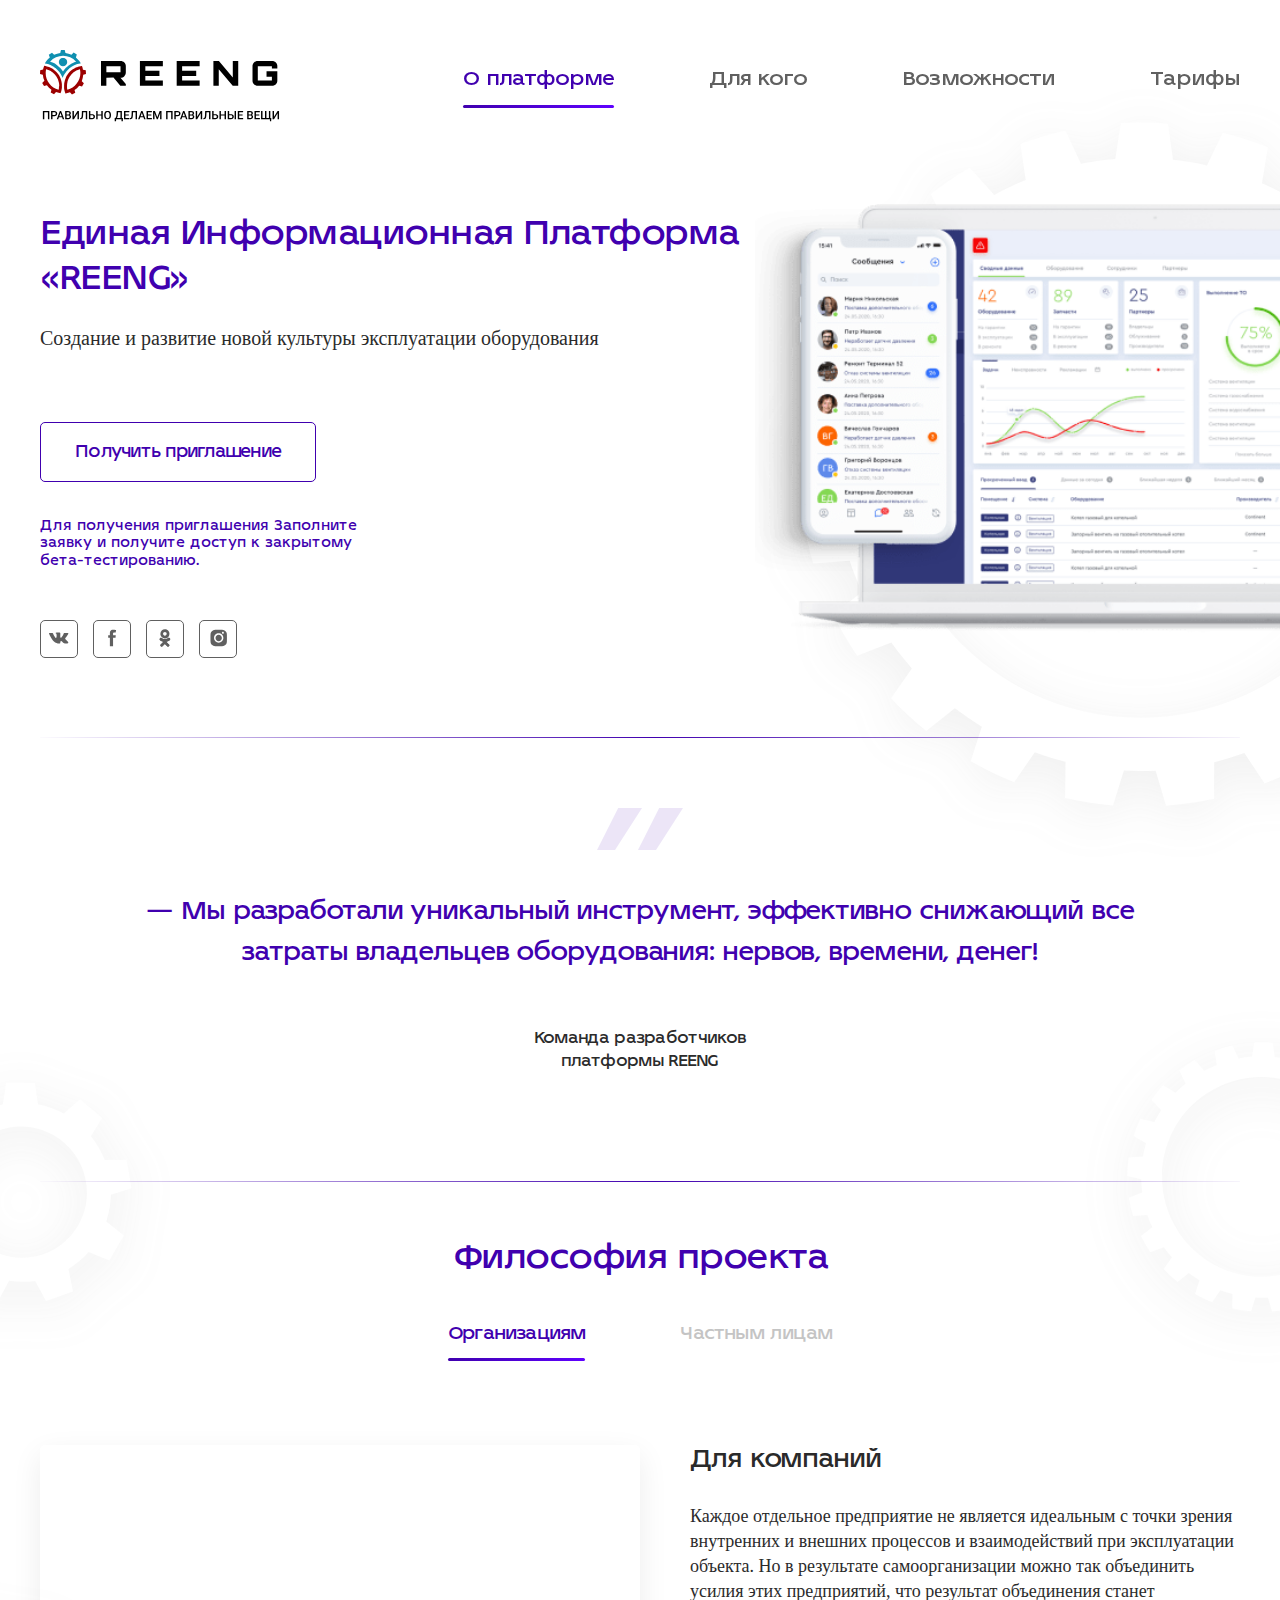
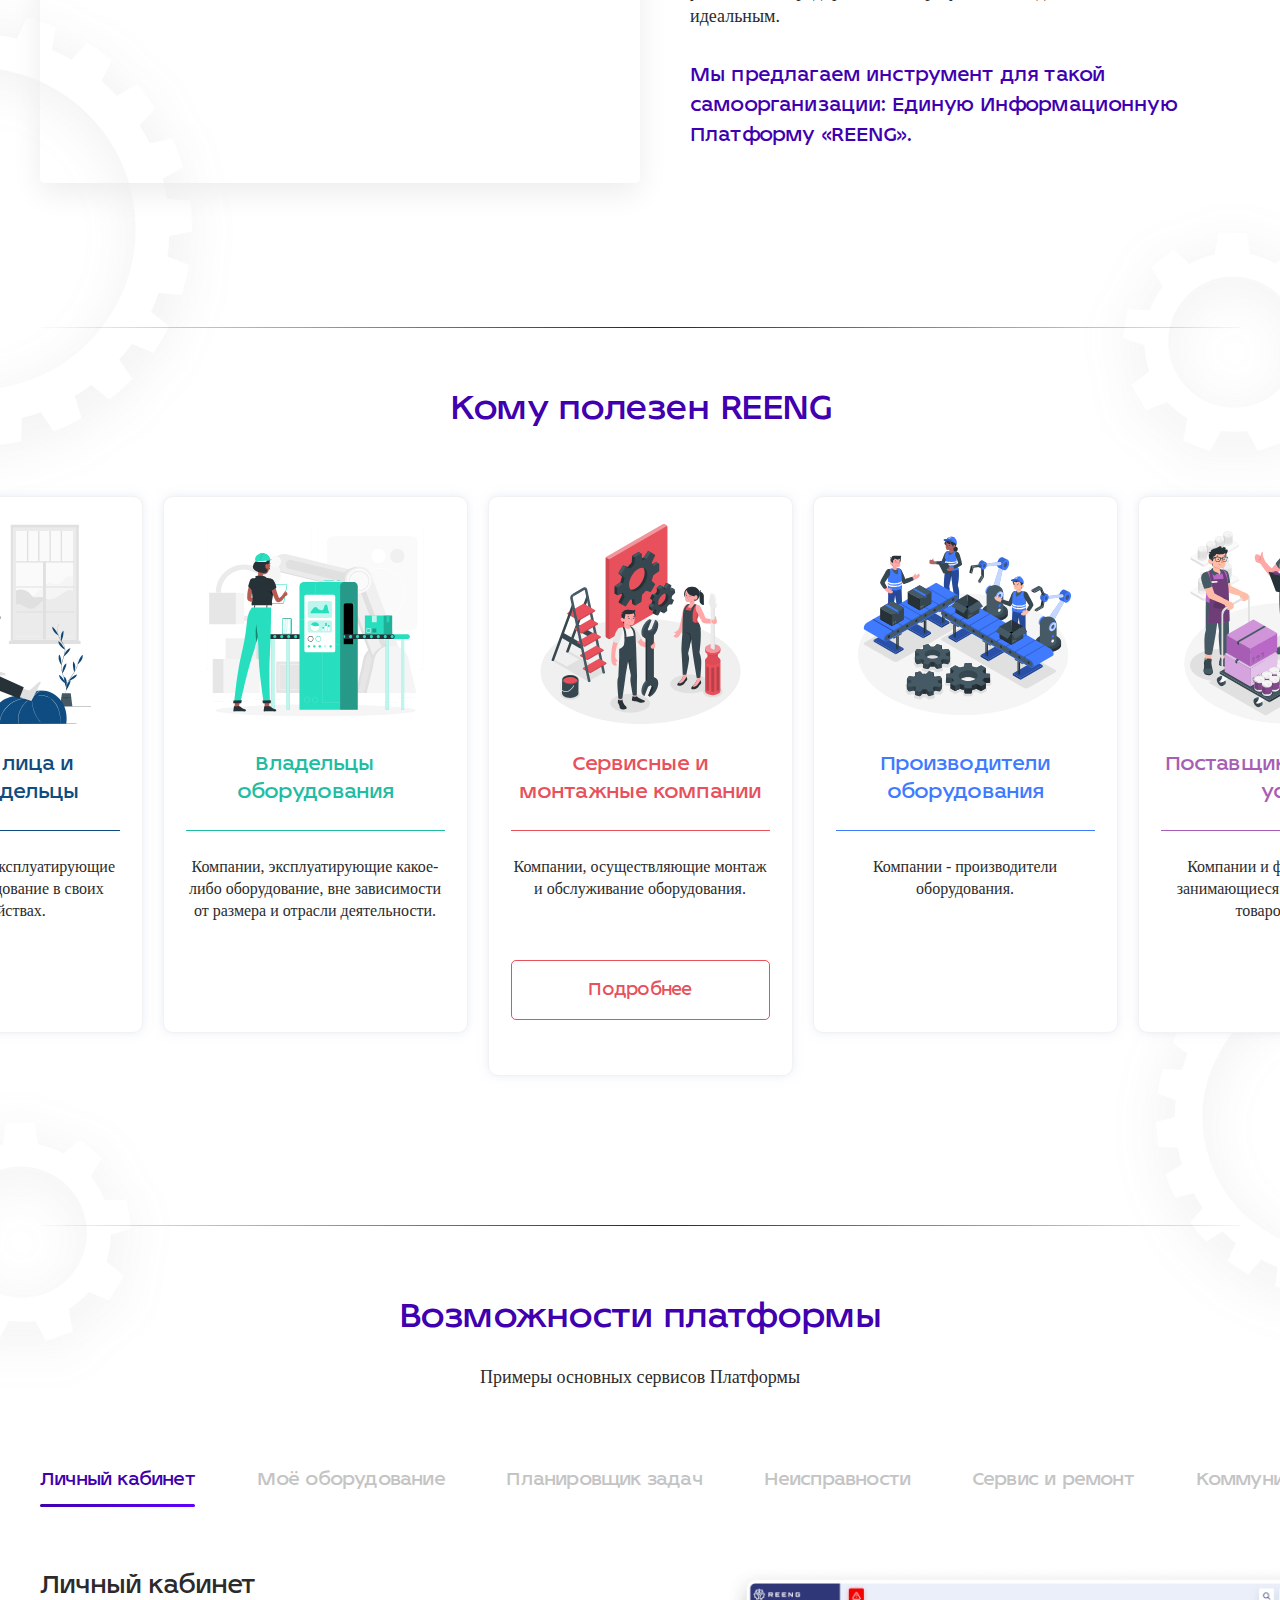
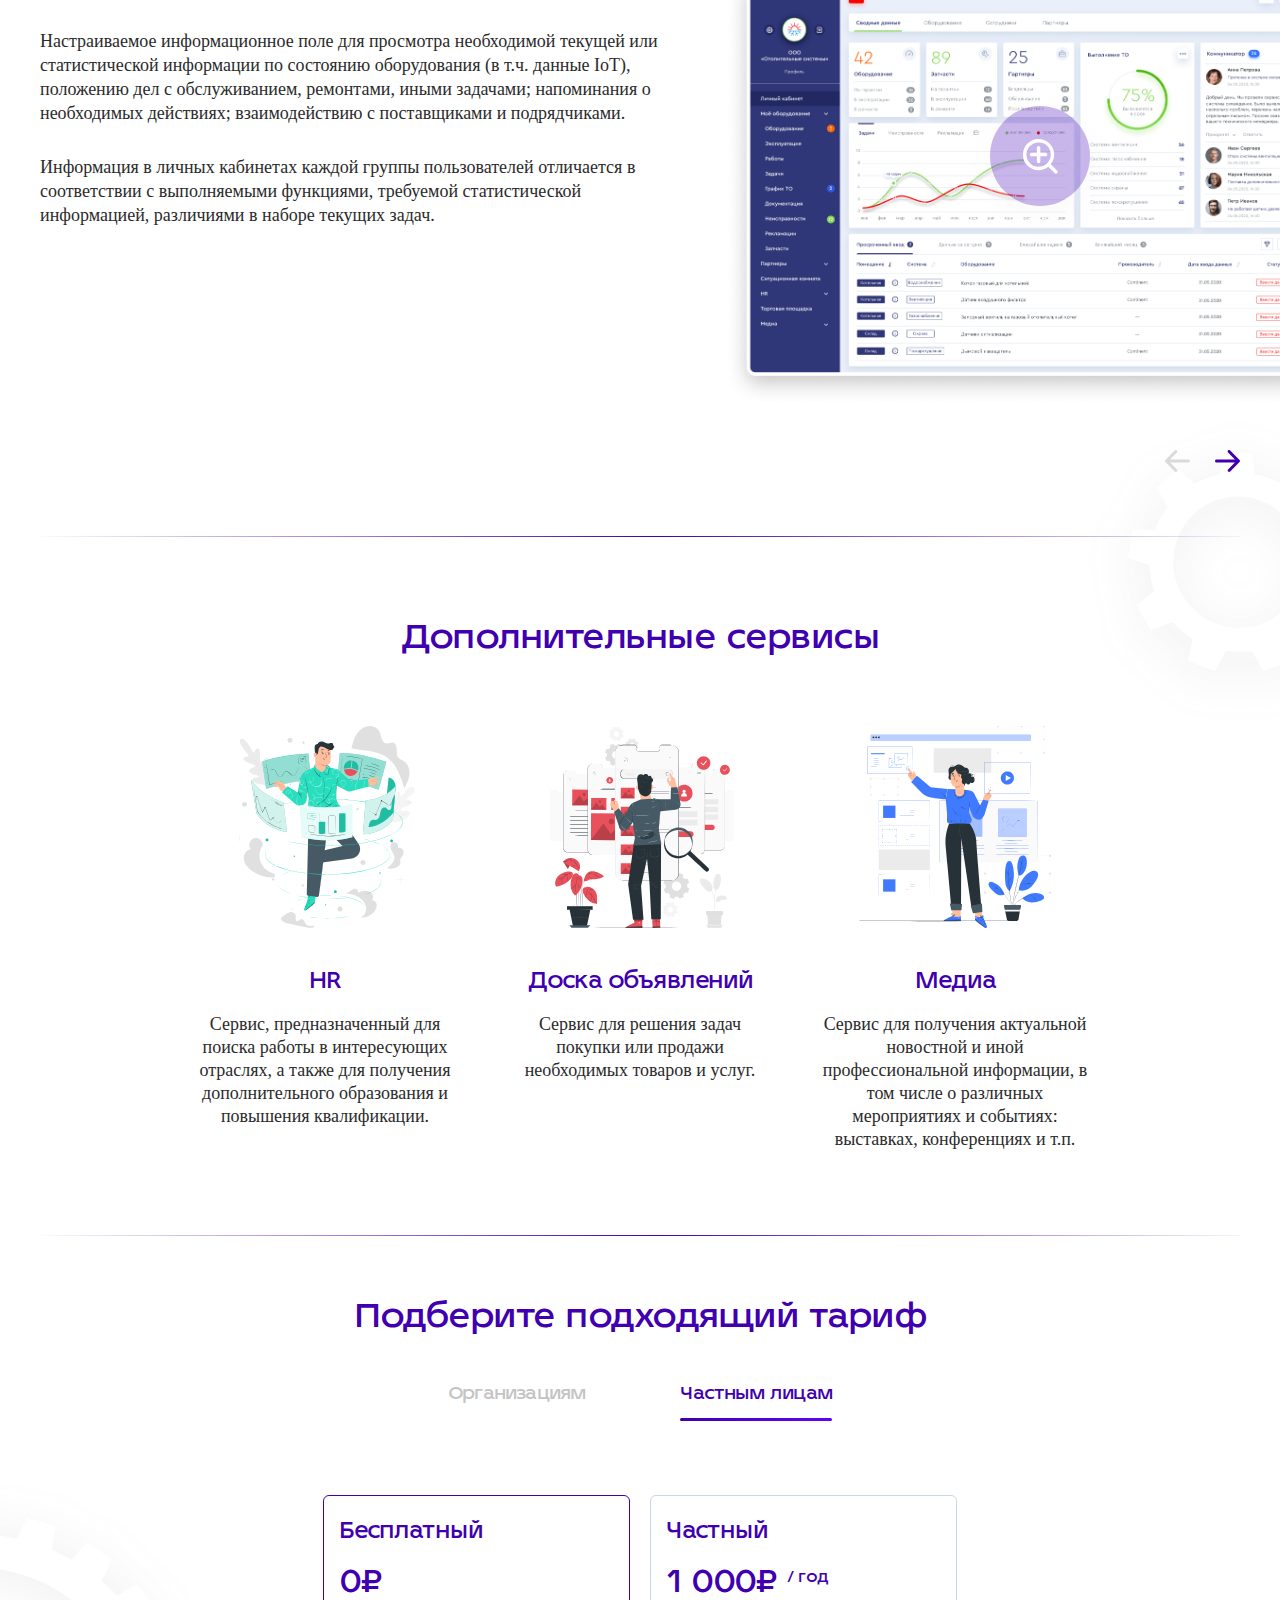
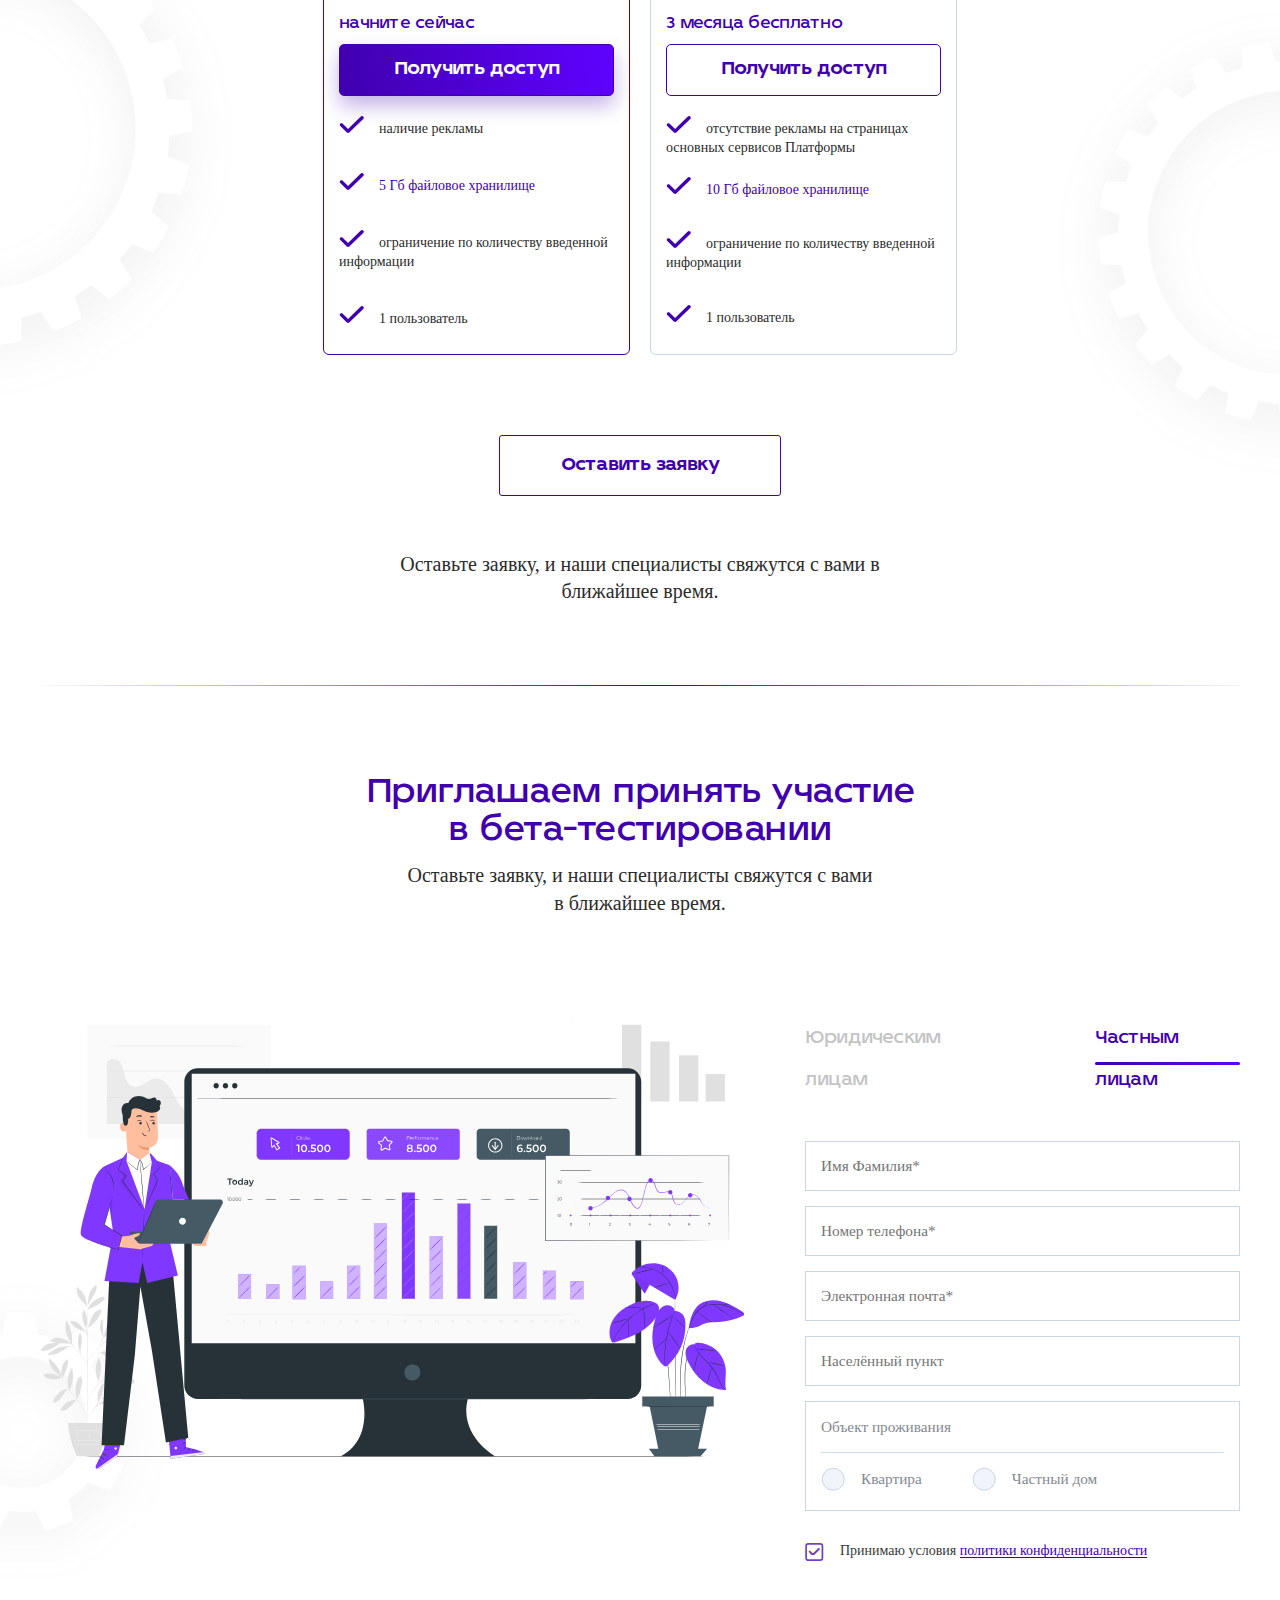
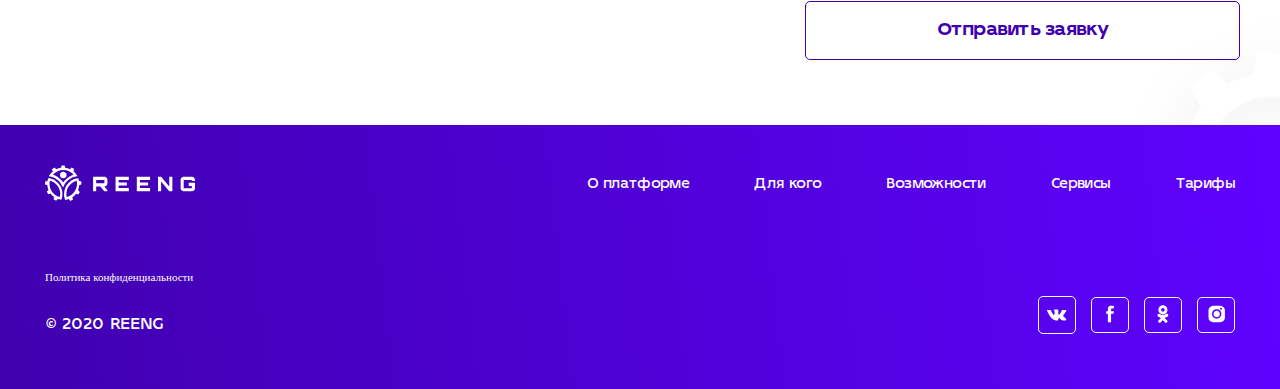
<file: index.html>
<!DOCTYPE html>
<html lang="en">
  <head>
    <meta charset="UTF-8" />
    <meta name="viewport" content="width=device-width, initial-scale=1.0" />
    <meta http-equiv="X-UA-Compatible" content="ie=edge" />
    <link rel="icon" href="./img/favicon/favicon.ico">
    <link rel="stylesheet" href="./css/style.css">
    <!-- <link rel="stylesheet" href="./css/style.min.css"> -->
    <title>Reeng</title>
  </head>
  <body>
    <div id="wrapper">

      <!-- header -->
      <header class="header">
        <img class="header__logo" src="./img/svg/logo-header.svg" alt="Reeng-logo">
        <img class="header__logo--mobile" src="./img/svg/logo-header-mobile.svg" alt="Reeng-logo">
        <nav class="header__menu">
          <ul class="header__list menu__list">
            <li class="header__item active">
              <a class="js-scroll" href="#about">О платформе</a>
            </li>
            <li class="header__item">
              <a class="js-scroll" href="#customer">Для кого</a>
            </li>
            <li class="header__item">
              <a class="js-scroll" href="#facilities">Возможности</a>
            </li>
            <li class="header__item">
              <a class="js-scroll" href="#costs">Тарифы</a>
            </li>
          </ul>
        </nav>
        <img class="burger__icon" src="/img/svg/burger-menu.svg">
        <ul class="header__socials">
          <li class="header__item">
            <a href="#">
              <img src="./img/svg/socials-vk-dark.svg" alt="vkontakte">
            </a>
          </li>
          <li class="header__item">
            <a href="#">
              <img src="./img/svg/socials-fb-dark.svg" alt="facebook">
            </a>
          </li>
          <li class="header__item">
            <a href="#">
              <img src="./img/svg/socials-ok-dark.svg" alt="odnoklassniki">
            </a>
          </li>
          <li class="header__item">
            <a href="#">
              <img src="./img/svg/socials-inst-dark.svg" alt="instagram">
            </a>
          </li>
        </ul>

        <!-- header burger -->
        <div class="burger hidden">
          <div class="burger__content">
            <nav class="burger__menu">
              <img class="burger__logo" src="./img/svg/logo-footer.svg" alt="Reeng-logo">
              <ul class="burger__list">
                <li class="burger__item active">
                  <a class="js-scroll" href="#about">О платформе</a>
                </li>
                <li class="burger__item">
                  <a class="js-scroll" href="#customer">Для кого</a>
                </li>
                <li class="burger__item">
                  <a class="js-scroll" href="#facilities">Возможности</a>
                </li>
                <li class="burger__item">
                  <a class="js-scroll" href="#costs">Тарифы</a>
                </li>
              </ul>
            </nav>
            <img class="burger__close" src="./img/svg/burger-menu-light.svg">
            <ul class="burger__socials">
              <li class="burger__item">
                <a href="#">
                  <img src="./img/svg/socials-vk.svg" alt="vkontakte">
                </a>
              </li>
              <li class="burger__item">
                <a href="#">
                  <img src="./img/svg/socials-fb.svg" alt="facebook">
                </a>
              </li>
              <li class="burger__item">
                <a href="#">
                  <img src="./img/svg/socials-ok.svg" alt="odnoklassniki">
                </a>
              </li>
              <li class="burger__item">
                <a href="#">
                  <img src="./img/svg/socials-inst.svg" alt="instagram">
                </a>
              </li>
            </ul>
            <div class="burger__copyright">
              <p class="burger__politics">
                <a class="burger__link" href="./privacy.html">Политика конфиденциальности</a>
              </p>
              <p class="burger__info">© 2020 reeng</p> 
            </div>
          </div>
        </div>
        <!-- header burger end -->
        
      </header>
      <!-- header end -->

      <!-- main content -->
      <main class="main">

        <!-- top__block -->
        <div id="about" class="block block__scroll top__block">
          <div class="top__content">
            <h1>Единая Информационная Платформа «REENG»</h1>
            <p class="top__slogan">Создание и развитие новой культуры эксплуатации оборудования</p>
            <button class="button button__legal">Получить приглашение</button>
            <p class="top__info">Для получения приглашения Заполните заявку и получите доступ к закрытому бета-тестированию.</p>
            <ul class="header__socials top__socials">
              <li class="header__item">
                <a href="#">
                  <img src="./img/svg/socials-vk-dark.svg" alt="vkontakte">
                </a>
              </li>
              <li class="header__item">
                <a href="#">
                  <img src="./img/svg/socials-fb-dark.svg" alt="facebook">
                </a>
              </li>
              <li class="header__item">
                <a href="#">
                  <img src="./img/svg/socials-ok-dark.svg" alt="odnoklassniki">
                </a>
              </li>
              <li class="header__item">
                <a href="#">
                  <img src="./img/svg/socials-inst-dark.svg" alt="instagram">
                </a>
              </li>
            </ul>
          </div>
          <img class="top__image--desktop" src="./img/desktop-image-min.png" alt="Reeng desktop image">
          <img class="top__image--mobile" src="./img/desktop-image-mobile-min.png" alt="Reeng desktop image">
        </div>
        <!-- top__block end -->

        <!-- quote__block -->
        <div class="block quote__block">
          <img src="./img/svg/quote.svg" alt="quote-icon">
          <p class="quote__slogan">— Мы разработали уникальный инструмент, эффективно снижающий все затраты владельцев оборудования: нервов, времени, денег!</p>
          <p class="quote__info">Команда разработчиков платформы REENG</p>
        </div>
        <!-- quote__block end -->

        <!-- philosophy__block -->
        <div class="block philosophy__block">
          <h2>Философия проекта</h2>
          <ul class="philosophy__tabs menu__list">
            <li class="block__item active" data-block="tab-1">Организациям</li>
            <li class="block__item" data-block="tab-2">Частным лицам</li>
          </ul>

          <div class="philosophy__content">
            <!-- Организациям -->
            <div class="philosophy__details tab-1 active">
              <!-- <img class="philosophy__image" src="./img/default-image.jpg" alt="companies-video"> -->
              <div class="philosophy__video">
                <div class="video__wrapper">
                  <div class="video__item"></div>
                  <iframe class="video__element" src="https://www.youtube.com/embed/2ePf9rue1Ao" frameborder="0" allow="accelerometer; autoplay; clipboard-write; encrypted-media; gyroscope; picture-in-picture" allowfullscreen></iframe>
                </div>
              </div>
              <div class="philosophy__content">
                <h3 class="philosophy__title">Для компаний</h3>
                <p class="philosophy__description">Каждое отдельное предприятие не является идеальным с точки зрения внутренних и внешних процессов и взаимодействий при эксплуатации объекта. Но в результате самоорганизации можно так объединить усилия этих предприятий, что результат объединения станет идеальным.</p>
                <p class="philosophy__info">Мы предлагаем инструмент для такой самоорганизации: Единую Информационную Платформу «REENG».</p>
              </div>
            </div>

            <!-- Частными лицам -->
            <div class="philosophy__details tab-2">
              <img class="philosophy__image" src="./img/logo-reeng-min.png" alt="private-image">
              <div class="philosophy__content">
                <h3 class="philosophy__title">Для частных лиц</h3>
                <p class="philosophy__description">В мире вообще, в интернете,  где-то у нас дома или на даче… точно есть вся информация, которая может нам понадобиться. Об  оборудовании дома, технике, растениях и животных: о чем беспокоимся и что стараемся  содержать в порядке! Но… как же тяжело найти нужную в нужный момент! “...И ведь уже находил! А вот куда положил?!...” И так - каждый раз!</p>
                <p class="philosophy__info">Единая Информационная Платформа «REENG»: Всё, что нужно - всегда под рукой!</p>
              </div>
            </div>
          </div>
        </div>
        <!-- philosophy__block end -->

        <!-- usability__block -->
        <div id="customer" class="block block__scroll usability__block">
          <h2>Кому полезен REENG</h2>
          <ul class="usability__list">
            <li class="usability__item">
              <img src="./img/svg/usability-private.svg" alt="usability-private">
              <div class="usability__content">
                <p class="usability__title private">Частные лица и домовладельцы</p>
                <p class="usability__description">Физические лица, эксплуатирующие какое-либо оборудование в своих домохозяйствах.</p>
                <button class="button private">Подробнее</button>
              </div>
            </li>
            <li class="usability__item">
              <img src="./img/svg/usability-manufacturing.svg" alt="usability-manufacturing">
              <div class="usability__content">
                <p class="usability__title manufacturing">Владельцы оборудования</p>
                <p class="usability__description">Компании, эксплуатирующие какое-либо оборудование, вне зависимости от размера и отрасли деятельности.</p>
                <button class="button manufacturing">Подробнее</button>
              </div>
            </li>
            <li class="usability__item">
              <img src="./img/svg/usability-services.svg" alt="usability-services">
              <div class="usability__content">
                <p class="usability__title services">Сервисные и монтажные компании</p>
                <p class="usability__description">Компании, осуществляющие монтаж и обслуживание оборудования.</p>
                <button class="button services">Подробнее</button>
              </div>
            </li>
            <li class="usability__item">
              <img src="./img/svg/usability-equipment.svg" alt="usability-equipment">
              <div class="usability__content">
                <p class="usability__title equipment">Производители оборудования</p>
                <p class="usability__description">Компании - производители оборудования.</p>
                <button class="button equipment">Подробнее</button>
              </div>
            </li>
            <li class="usability__item">
              <img src="./img/svg/usability-suppliers.svg" alt="usability-suppliers">
              <div class="usability__content">
                <p class="usability__title suppliers">Поставщики товаров и услуг</p>
                <p class="usability__description">Компании и физические лица, занимающиеся поставкой любых товаров и услуг.</p>
                <button class="button suppliers">Подробнее</button>
              </div>
            </li>
          </div>
        </div>
        <!-- usability__block end -->

        <!-- facilities__block -->
        <div id="facilities" class="block block__scroll facilities__block">
          <h2>Возможности платформы</h2>
          <p class="subheader">Примеры основных сервисов Платформы</p>
          <ul class="facilities__tabs menu__list">
            <li class="block__item active" data-block="tab-1">Личный кабинет</li>
            <li class="block__item" data-block="tab-2">Моё оборудование</li>
            <li class="block__item" data-block="tab-3">Планировщик задач</li>
            <li class="block__item" data-block="tab-4">Неисправности</li>
            <li class="block__item" data-block="tab-5">Сервис и ремонт</li>
            <li class="block__item" data-block="tab-6">Коммуникатор</li>
          </ul>
          
          <div class="facilies__content">
            <!-- Личный кабинет -->
            <div class="facilities__details tab-1 active">
              <div class="facilities__content">
                <h3 class="facilities__title">Личный кабинет</h3>
                <p>Настраиваемое информационное поле для просмотра необходимой текущей или статистической информации по состоянию оборудования (в т.ч. данные IoT), положению дел с обслуживанием, ремонтами, иными задачами; напоминания о необходимых действиях; взаимодействию с поставщиками и подрядчиками.</p>
                <p>Информация в личных кабинетах каждой группы пользователей отличается в соответствии с выполняемыми функциями, требуемой статистической информацией, различиями в наборе текущих задач.</p>
              </div>
              <div class="facilities__slider">
                <div class="facilities__slides">
                  <div class="facilities__slide">
                    <img class="facilities__image" src="./img/dashboard-image-profile-min.png" alt="facilities-profile">
                    <img class="facilities__zoom" src="img/svg/loupe.svg">
                  </div>
                  <div class="facilities__slide hidden">
                    <img class="facilities__image" src="./img/dashboard-image-profile2-min.png" alt="facilities-profile">
                    <img class="facilities__zoom" src="img/svg/loupe.svg">
                  </div>
                </div>
                <div class="facilities__navigation">
                  <img class="arrow arrow__left" src="./img/svg/arrow-left.svg" alt="arrow-left">
                  <img class="arrow arrow__right" src="./img/svg/arrow-right.svg" alt="arrow-right">
                </div>
              </div>
            </div>

            <!-- Моё оборудование -->
            <div class="facilities__details tab-2">
              <div class="facilities__content">
                <h3 class="facilities__title">Мое оборудование</h3>
                <p>Сервис, предоставляющий все инструменты для учёта и обслуживания как  различного оборудования, так и многих других активов личного хозяйства: планирования, и контроля любых необходимых работ, в т.ч.  по техническому обслуживанию и ремонту; хранения и оперативного использования документации; организации работы по устранению неисправностей (рекламации и заявки) и многому другому.</p>
              </div>
              <img class="facilities__image" src="./img/dashboard-image-equipment-min.png" alt="facilities-equipment">
              <img class="facilities__zoom" src="img/svg/loupe.svg">
            </div>

            <!-- Планировщик задач -->
            <div class="facilities__details tab-3">
              <div class="facilities__content">
                <h3 class="facilities__title">Планироващик задач</h3>
                <p>Предназначен для планирования (в том числе совместно с другими участниками процесса), контроля и анализа исполнения любых задач, которые могут возникнуть в процессе эксплуатации: технического обслуживания, ремонта, прочих. Предоставляет возможность текущих комментариев участников по ходу выполнения работ.</p>
              </div>
              <img class="facilities__image" src="./img/dashboard-image-planner-min.png" alt="facilities-planner">
              <img class="facilities__zoom" src="img/svg/loupe.svg">
            </div>

            <!-- Неисправности -->
            <div class="facilities__details tab-4 facilities__errors">
              <div class="facilities__content">
                <h3 class="facilities__title">Неисправности</h3>
                <p class="facilities__name">Собственнику оборудования:</p>
                <p>В случае возникновения неисправности оборудования предоставляют возможность создать заявку и/или рекламацию, отправить её сервисному партнёру и/или производителю, приложив необходимую информацию, отслеживать изменение статуса выполнения.</p>
                <p class="facilities__name">Сервисной компании:</p>
                <p>Принять заявку от Заказчика, переадресовать её конкретному исполнителю, отследить статус её выполнения.</p>
                <p>Собирать и анализировать статистику по выполняемым работам, по неисправностям, по исполнителям. Планировать загрузку сотрудников.</p>
              </div>
              <img class="facilities__image" src="./img/dashboard-image-errors-min.png" alt="facilities-errors">
              <img class="facilities__zoom" src="img/svg/loupe.svg">
            </div>

            <!-- Сервис и ремонт -->
            <div class="facilities__details tab-5">
              <div class="facilities__contentblock__facilities--info">
                <h3 class="facilities__title">Партнёры</h3>
                <p>Сервис, обеспечивающий возможность быстрого поиска и проверки потенциального подрядчика для решения поставленной  задачи, а также организации быстрой связи с ним.</p>
              </div>
              <img class="facilities__image" src="./img/dashboard-image-partners-min.png" alt="facilities-partners">
              <img class="facilities__zoom" src="img/svg/loupe.svg">
            </div>

            <!-- Коммутатор -->
            <div class="facilities__details tab-6">
              <div class="facilities__content">
                <h3 class="facilities__title">Коммуникатор</h3>
                <p>Сервис для  совместной интерактивной работы с подрядчиками при решении какой-либо задачи, позволяющий совместно использовать и/или обмениваться любыми типами информации (фото, видео, чертежи, инструкции, паспорта и т. п.), организовывать групповое общение, структурировать общение по темам и сохранять историю такого общения.</p>
              </div>
              <img class="facilities__image" src="./img/dashboard-image-chat-min.png" alt="facilities-chat">
              <img class="facilities__zoom" src="img/svg/loupe.svg">
            </div>
          </div>
        </div>
          <!-- facilities__block end -->

          <!-- services__block -->
          <div id="services" class="block services__block">
            <h2>Дополнительные сервисы</h2>
            <ul class="services__list">
              <li class="services__item">
                <img class="services__image" src="./img/svg/services-hr.svg" alt="services-hr">
                <div class="services__content">
                  <p class="services__title">HR</p>
                  <p class="services__description">Сервис, предназначенный для поиска работы в интересующих отраслях, а также для получения дополнительного образования и повышения квалификации.</p>
                </div>
              </li>
              <li class="services__item">
                <img class="services__image" src="./img/svg/services-billboard.svg" alt="services-billboard">
                <div class="services__content">
                  <p class="services__title">Доска объявлений</p>
                  <p class="services__description">Сервис для решения задач покупки или продажи необходимых товаров и услуг.</p>
                </div>
              </li>
              <li class="services__item">
                <img class="services__image" src="./img/svg/services-media.svg" alt="services-media">
                <div class="services__content">
                  <p class="services__title">Медиа</p>
                  <p class="services__description">Сервис для получения актуальной новостной и иной профессиональной информации, в том числе о различных мероприятиях и событиях: выставках, конференциях и т.п.</p>
                </div>
              </li>
            </ul>
          </div>
        </div>
        <!-- services__block end -->

        <!-- costs__block -->
        <div id="costs" class="block block__scroll costs__block">
          <h2>Подберите подходящий тариф</h2>
          <ul class="costs__tabs menu__list">
            <li class="block__item" data-block="tab-1">Организациям</p>
            <li class="block__item active" data-block="tab-2">Частным лицам</p>
          </ul>

          <div class="costs__tariffs">

            <!-- Частным лицам -->
            <div class="costs__cards active tab-2">
              <div class="costs__card active">
                <p class="costs__category">Бесплатный</p>
                <p class="costs__price">0₽</p>
                <p class="costs__note">начните сейчас</p>
                <button class="button button__private">Получить доступ</button>
                <ul class="costs__advantages">
                  <li>наличие рекламы</li>
                  <li class="active">5 Гб файловое хранилище</li>
                  <li>ограничение по количеству введенной информации</li>
                  <li>1 пользователь</li>
                </ul>
              </div>
              <div class="costs__card">
                <p class="costs__category">Частный</p>
                <p class="costs__price">1 000₽<span>/ год</span></p>
                <p class="costs__note">3 месяца бесплатно</p>
                <button class="button button__private">Получить доступ</button>
                <ul class="costs__advantages">
                  <li>отсутствие рекламы на страницах основных сервисов Платформы</li>
                  <li class="active">10 Гб файловое хранилище</li>
                  <li>ограничение по количеству введенной информации</li>
                  <li>1 пользователь</li>
                </ul>
              </div>
            </div>

            <!-- Организациям -->
            <div class="costs__cards tab-1">
              <div class="costs__card">
                <p class="costs__category">Бизнес</p>
                <p class="costs__price">12 000₽<span>/ год</span></p>
                <p class="costs__note">3 месяца бесплатно</p>
                <button class="button button__legal">Получить доступ</button>
                <ul class="costs__advantages">
                  <li>отсутствие рекламы на страницах основных сервисов Платформы</li>
                  <li class="active">100 Гб файловое хранилище</li>
                  <li>без ограничений по количеству введенной информации</li>
                  <li>без ограничения по количеству пользователей от 1 компании</li>
                </ul>
              </div>
              <div class="costs__card">
                <p class="costs__category center">«Сетевой»</p>
                <p class="costs__request">цена по запросу</p>
                <button class="button button__legal">Получить консультацию</button>
                <p class="costs__text">Данный тариф подходит для организаций, имеющих сетевую структуру (более 5 территориально распределенных объектов).</p>
              </div>
              <div class="costs__card">
                <p class="costs__category center">«Индивидуальный»</p>
                <p class="costs__request">цена по запросу</p>
                <button class="button button__legal">Получить консультацию</button>
                <p class="costs__text">Данный тариф подходит для крупных локально расположенных предприятий.</p>
              </div>
            </div>
          </div>

          <button id="call-popup" class="button costs__button button__legal">Оставить заявку</button>
          <p class="costs__info">Оставьте заявку, и наши специалисты свяжутся с вами в ближайшее время.</p>
        </div>
        <!-- costs__block end -->

        <!-- invitation__block -->
        <div class="block invitation__block">
          <img class="invitation__image--mobile" src="./img/svg/contacts-image.svg" alt="contacts-image">
          <h2>Приглашаем принять участие в бета-тестировании</h2>
          <p class="subheader">Оставьте заявку, и наши специалисты свяжутся с вами в ближайшее время.</p>
          
          <div class="invitation__content">
            <img class="invitation__image--desktop" src="./img/svg/contacts-image.svg" alt="contacts-image">
            <div class="invitation__details">
              <ul class="invitation__tabs menu__list">
                <li class="block__item" data-block="tab-1">Юридическим лицам</li>
                <li class="block__item active" data-block="tab-2">Частным лицам</li>
              </ul>

              <!-- Частным лицам -->
              <form class="invitation__form tab-2 active" method="POST">
                <div class="form__wrapper">
                  <label>
                    <input name="name" placeholder="Имя Фамилия*" required>
                  </label>
                  <label>
                    <input name="phone" placeholder="Номер телефона*" required>
                  </label>
                  <label>
                    <input name="email" placeholder="Электронная почта*" required>
                  </label>
                  <label>
                    <input name="address" placeholder="Населённый пункт">
                  </label>
                  <div class="form__address">
                    <p class="form__name">Объект проживания</p>
                    <div class="form__radiobuttons">
                      <div class="form__radio">
                        <input id="radio-1" name="radio" type="radio">
                        <label for="radio-1">Квартира</label>
                      </div>
                      <div class="form__radio">
                        <input id="radio-2" name="radio" type="radio">
                        <label for="radio-2">Частный дом</label>
                      </div>
                    </div>
                  </div>
                  <div class="form__checkpolicy">
                    <label class="form__checkbox">
                      <input id="checkbox" name="checkbox" type="checkbox" checked>
                      <span>Принимаю условия <a class="form__link" href="./privacy.html">политики конфиденциальности</a></span>
                    </label>
                  </div>
                </div>
                <button class="button form__button" type="submit">Отправить заявку</button>
              </form>

              <!-- Юридическим лицам -->
              <form class="invitation__form tab-1" method="POST">
                <div class="form__wrapper">
                  <label>
                    <input name="name" placeholder="Имя Фамилия*" required>
                  </label>
                  <label>
                    <input name="title" placeholder="Должность*" required>
                  </label>
                  <label>
                    <input name="field" placeholder="Отрасль*" required>
                  </label>
                  <label>
                    <input name="email" placeholder="Электронная почта*" required>
                  </label>
                  <label>
                    <input name="phone" placeholder="Номер телефона">
                  </label>
                  <div class="form__checkpolicy">
                    <label class="form__checkbox">
                      <input id="checkbox" name="checkbox" type="checkbox" checked>
                      <span>Принимаю условия <a class="form__link" href="./privacy.html">политики конфиденциальности</a></span>
                    </label>
                  </div>
                </div>
                <button class="button form__button" type="submit">Отправить заявку</button>
              </form>
            </div>
          </div>
        </div>
        <!-- invitation__block end -->

        <!-- popup__facilities -->
        <div class="popup popup__facilities facilities__profile hidden">
          <img class="popup__image" src="./img/dashboard-image-profile-min.png">
          <img class="popup__close" src="./img/svg/exit.svg">
        </div>

        <div class="popup popup__facilities facilities__equipment hidden">
          <img class="popup__image" src="./img/dashboard-image-equipment-min.png">
          <img class="popup__close" src="./img/svg/exit.svg">
        </div>

        <div class="popup popup__facilities facilities__planner hidden">
          <img class="popup__image" src="./img/dashboard-image-planner-min.png">
          <img class="popup__close" src="./img/svg/exit.svg">
        </div>

        <div class="popup popup__facilities facilities__errors hidden">
          <img class="popup__image" src="./img/dashboard-image-errors-min.png">
          <img class="popup__close" src="./img/svg/exit.svg">
        </div>

        <div class="popup popup__facilities facilities__partners hidden">
          <img class="popup__image" src="./img/dashboard-image-partners-min.png">
          <img class="popup__close" src="./img/svg/exit.svg">
        </div>

        <div class="popup popup__facilities facilities__chat hidden">
          <img class="popup__image" src="./img/dashboard-image-chat-min.png">
          <img class="popup__close" src="./img/svg/exit.svg">
        </div>
        <!-- popup__facilities end -->

        <!-- popup__request -->

        <!-- Юридическим лицам -->
        <div class="popup popup__request popup__legal hidden">
          <div class="popup__content">
            <h4>Оставьте заявку, и в ближайшее время мы вышлем вам приглашение</h4>
            <img class="popup__close" src="./img/svg/exit.svg">
            <form class="popup__form" method="POST">
              <div class="form__wrapper">
                <label>
                  <input name="name" placeholder="Имя Фамилия*" required>
                </label>
                <label>
                  <input name="phone" placeholder="Номер телефона*" required>
                </label>
                <label>
                  <input name="email" placeholder="Электронная почта*" required>
                </label>
                <label>
                  <input name="field" placeholder="Род деятельности компании*" required>
                </label>
                <label>
                  <input name="title" placeholder="Должность*" required>
                </label>
                <div class="form__checkpolicy">
                  <label class="form__checkbox">
                    <input id="checkbox" name="checkbox" type="checkbox" checked>
                    <span>Принимаю условия <a class="form__link" href="./privacy.html">политики конфиденциальности</a></span>
                  </label>
                </div>
              </div>
              <button class="button form__button" type="submit">Отправить заявку</button>
            </form>
          </div>
        </div>

        <!-- Частным лицам -->
        <div class="popup popup__request popup__private hidden">
          <div class="popup__content">
            <h4>Оставьте заявку, и наши специалисты свяжутся с вами в ближайшее время.</h4>
            <img class="popup__close" src="./img/svg/exit.svg">
            <form class="popup__form" method="POST">
              <div class="form__wrapper">
                <label>
                  <input name="name" placeholder="Имя Фамилия*" required>
                </label>
                <label>
                  <input name="phone" placeholder="Номер телефона*" required>
                </label>
                <label>
                  <input name="email" placeholder="Электронная почта*" required>
                </label>
                <label>
                  <textarea class="textarea" name="textarea" placeholder="Дополнительная информация"></textarea>
                </label>
                <div class="form__checkpolicy">
                  <label class="form__checkbox">
                    <input id="checkbox" name="checkbox" type="checkbox" checked>
                    <span>Принимаю условия <a class="form__link" href="./privacy.html">политики конфиденциальности</a></span>
                  </label>
                </div>
              </div>
              <button class="button form__button" type="submit">Отправить заявку</button>
            </form>
          </div>
        </div>
        <!-- popup__request end -->

        <!-- background -->
        <div class="background__images">
          <div class="background__left background__block">
            <img src="./img/svg/bg-mech-left-01.svg">
            <img src="./img/svg/bg-mech-left-02.svg">
            <img src="./img/svg/bg-mech-left-01.svg">
            <img src="./img/svg/bg-mech-left-02.svg">
            <img src="./img/svg/bg-mech-left-01.svg">
            <img src="./img/svg/bg-mech-left-02.svg">
            <img src="./img/svg/bg-mech-left-01.svg">
          </div> 
          <div class="background__right background__block">
            <img src="./img/svg/bg-mech-right-01.svg">
            <img src="./img/svg/bg-mech-right-02.svg">
            <img src="./img/svg/bg-mech-right-03.svg">
            <img src="./img/svg/bg-mech-right-04.svg">
            <img src="./img/svg/bg-mech-right-05.svg">
            <img src="./img/svg/bg-mech-right-06.svg">
            <img src="./img/svg/bg-mech-right-07.svg">
            <img src="./img/svg/bg-mech-right-07.svg">
            <img src="./img/svg/bg-mech-right-08.svg">
          </div>
        </div>
        <!-- background end -->

      </main>
      <!-- main content end -->
    </div>

    <!-- footer -->
    <footer class="footer">
      <div class="footer__navigation">
        <img class="footer__logo" src="./img/svg/logo-footer.svg" alt="Reeng logo">
        <nav class="footer__menu">
          <ul class="footer__list">
            <li class="footer__item">
              <a class="js-scroll" href="#about">О платформе</a>
            </li>
            <li class="footer__item">
              <a class="js-scroll" href="#customer">Для кого</a>
            </li>
            <li class="footer__item">
              <a class="js-scroll" href="#facilities">Возможности</a>
            </li>
            <li class="footer__item">
              <a class="js-scroll" href="#services">Сервисы</a>
            </li>
            <li class="footer__item">
              <a class="js-scroll" href="#costs">Тарифы</a>
            </li>
          </ul>
        </nav>
      </div>
      <div class="footer__links">
        <div class="footer__copyright">
          <p class="footer__politics">
            <a class="footer__link" href="./privacy.html">Политика конфиденциальности</a>
          </p>
          <p class="footer__info">© 2020 reeng</p> 
        </div>
        <ul class="footer__socials">
          <li class="footer__item">
            <a href="#">
              <img src="./img/svg/socials-vk.svg" alt="vkontakte">
            </a>
          </li>
          <li class="footer__item">
            <a href="#">
              <img src="./img/svg/socials-fb.svg" alt="facebook">
            </a>
          </li>
          <li class="footer__item">
            <a href="#">
              <img src="./img/svg/socials-ok.svg" alt="odnoklassniki">
            </a>
          </li>
          <li class="footer__item">
            <a href="#">
              <img src="./img/svg/socials-inst.svg" alt="instagram">
            </a>
          </li>
        </ul>
      </div>
    </footer>
    <!-- footer end -->

    <script src="./js/main.js"></script>
    <!-- <script src="./js/main.min.js"></script>-->
  </body>
</html>
</file>
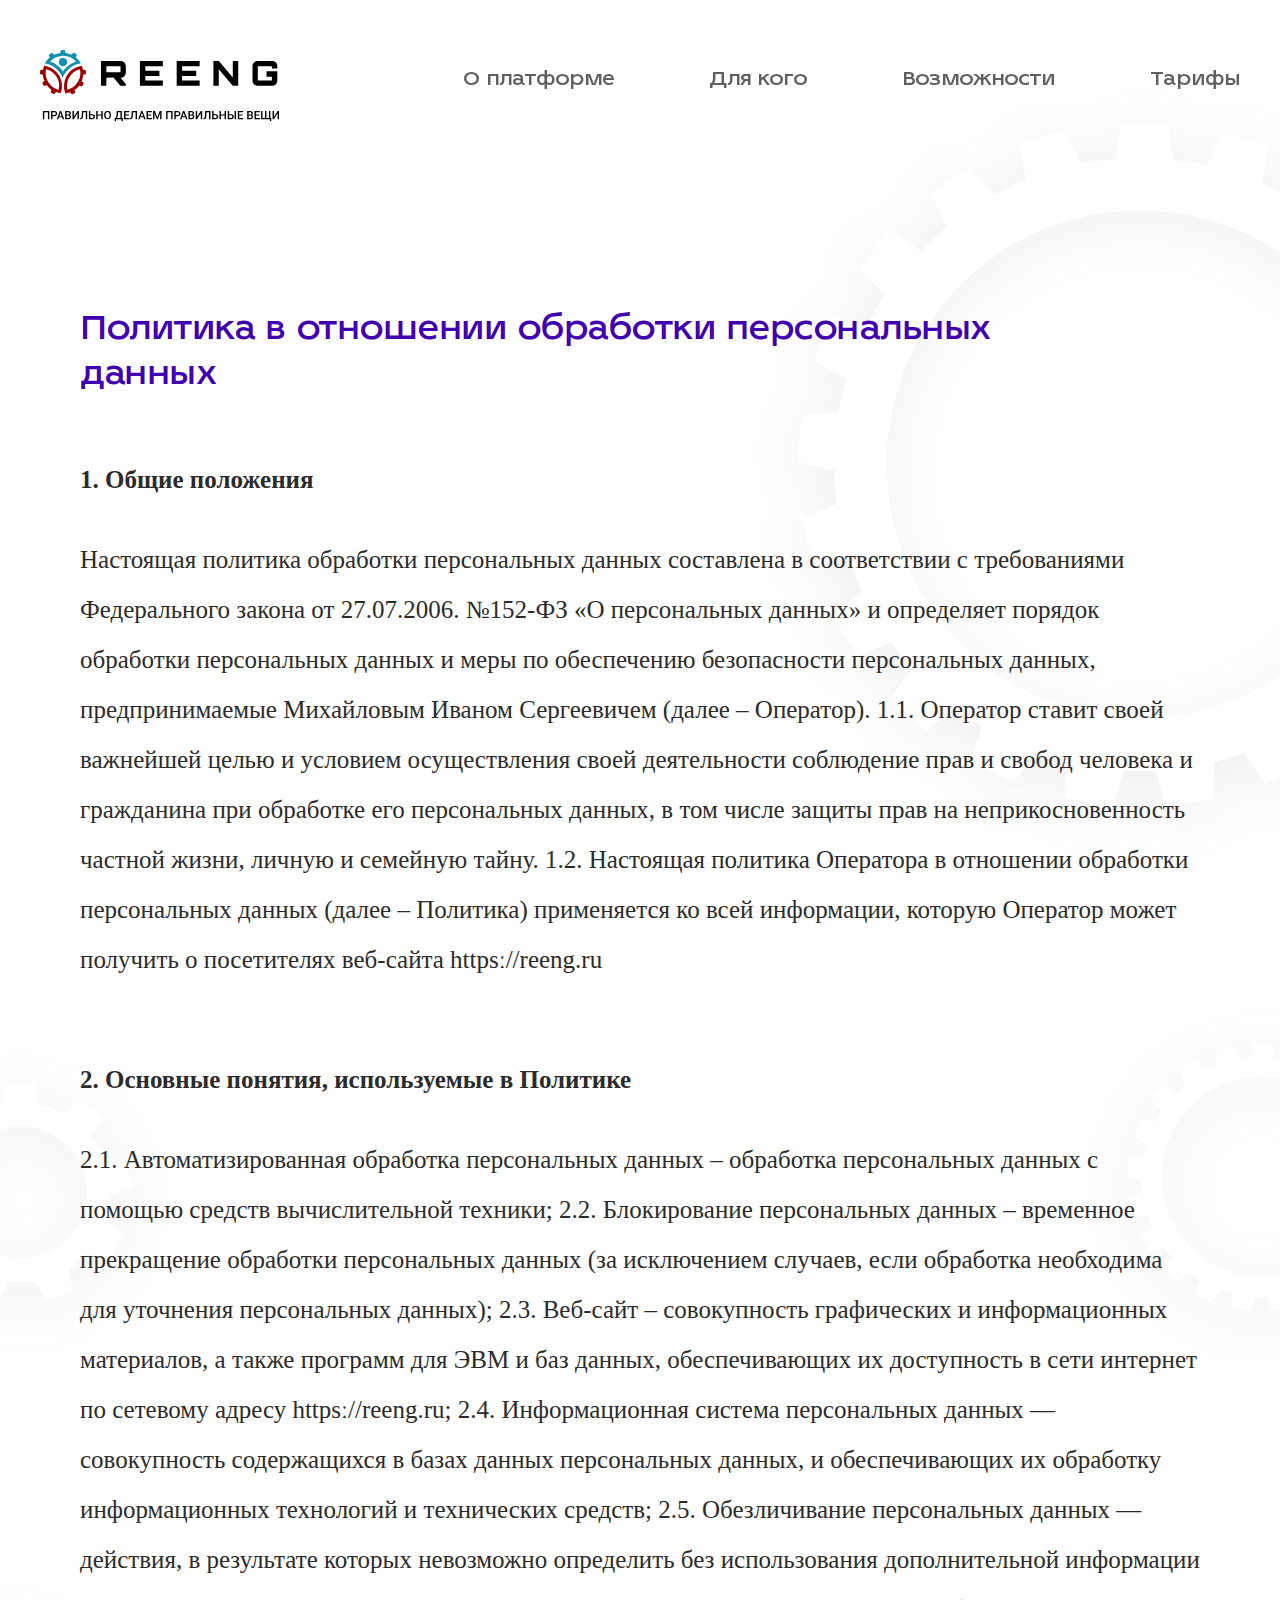
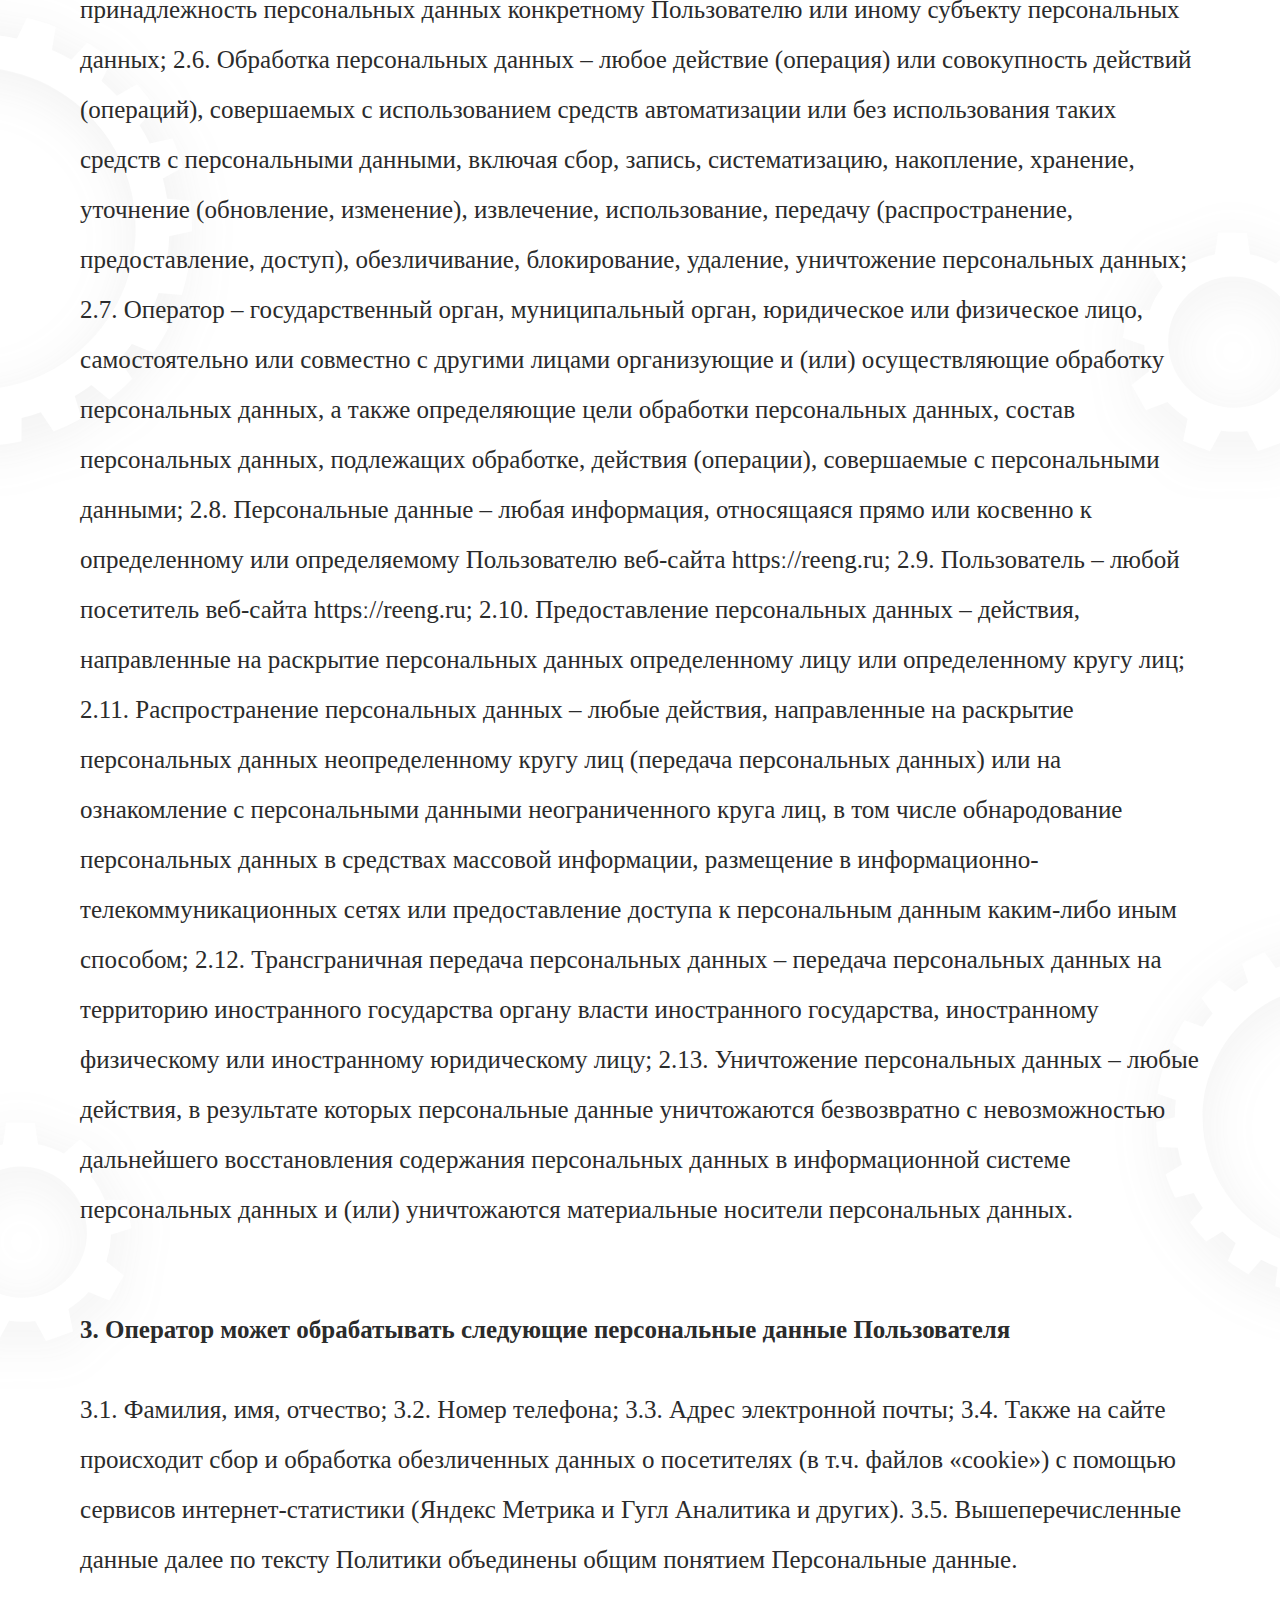
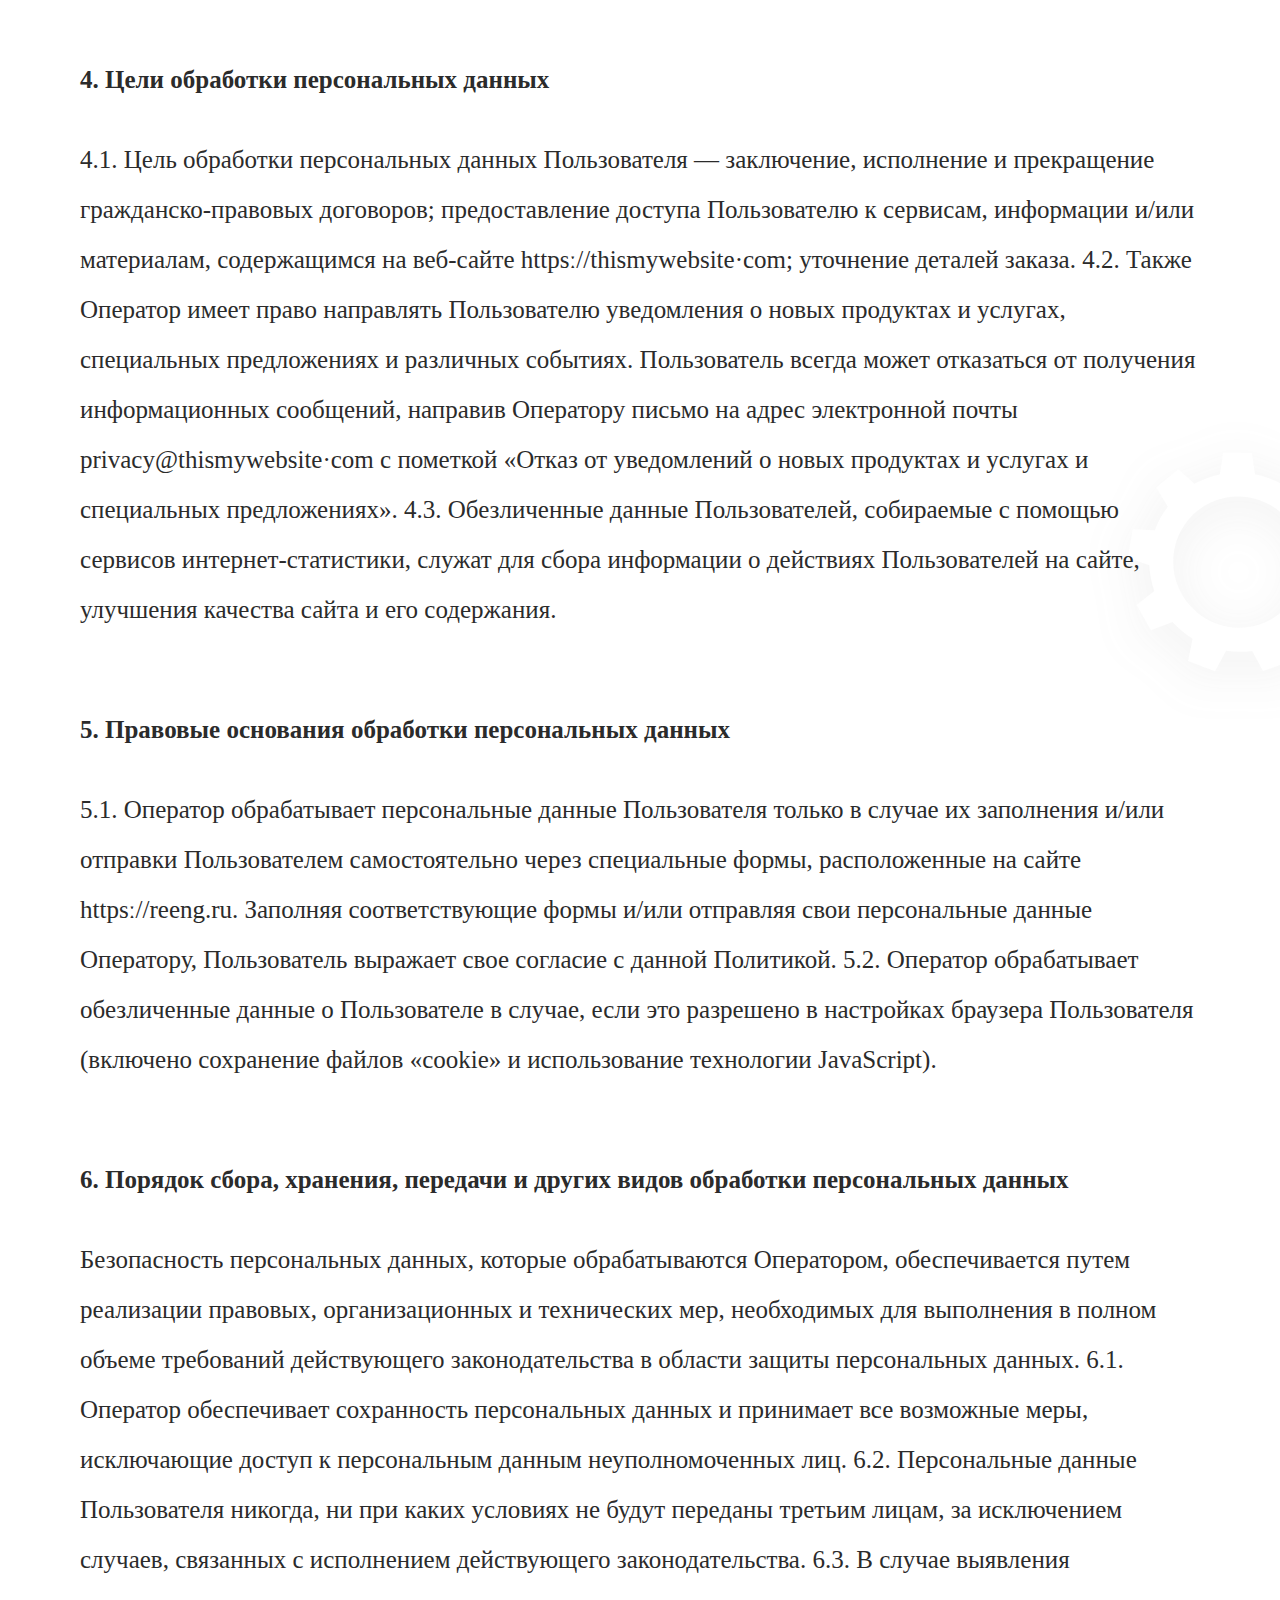
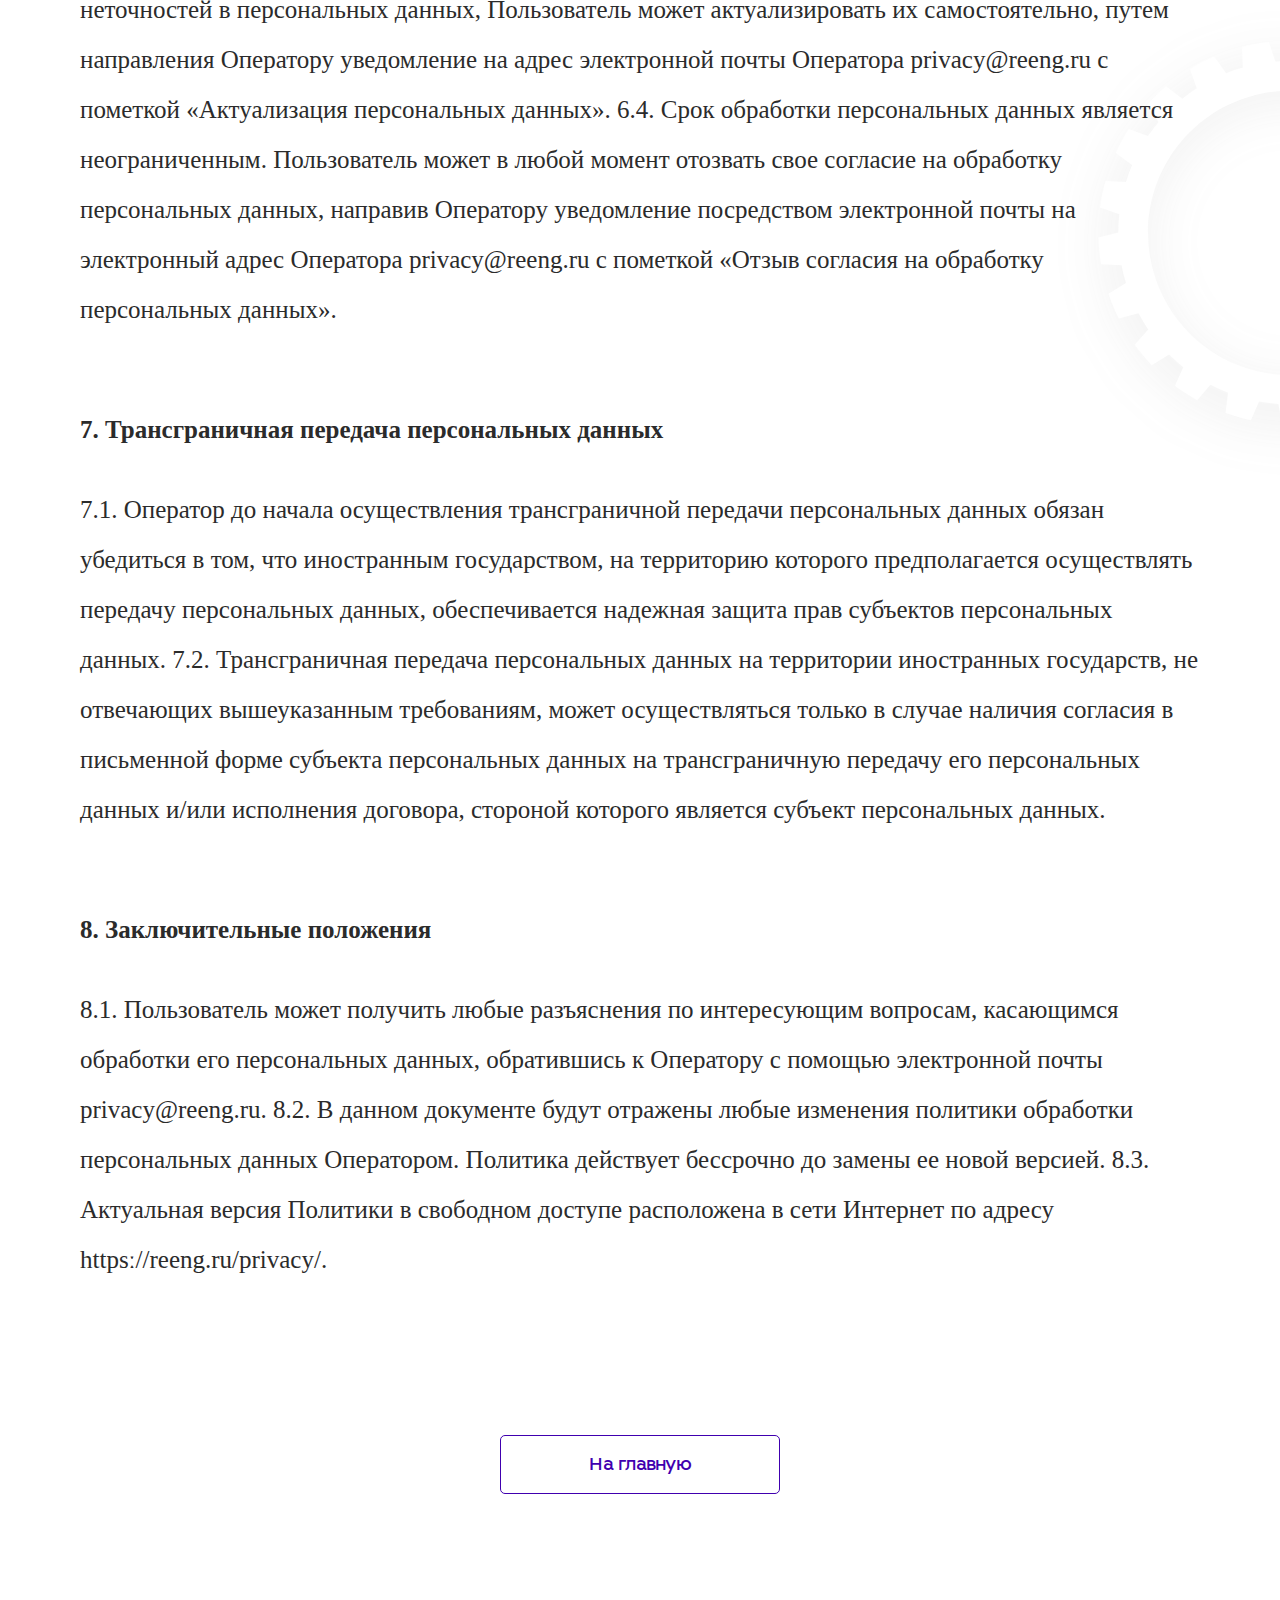
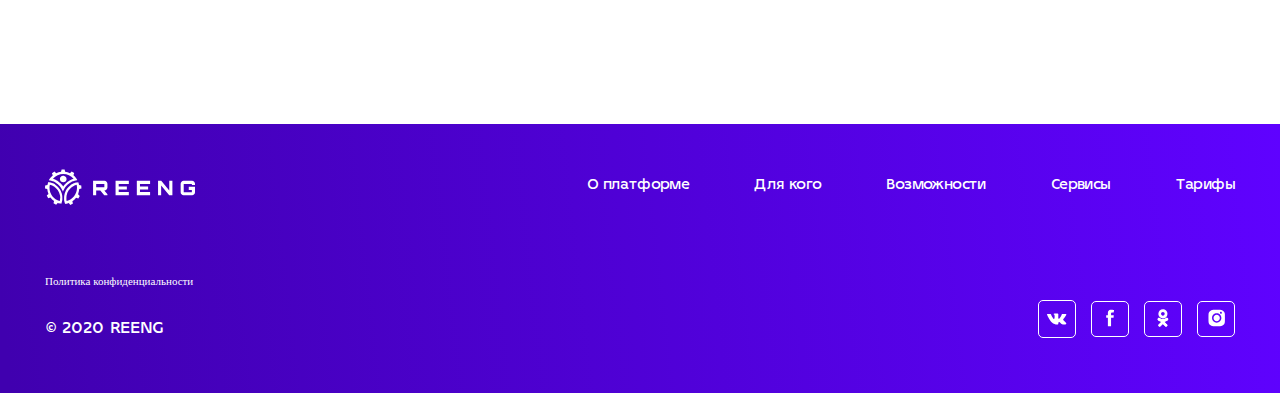
<file: policy.html>
<!DOCTYPE html>
<html lang="en">
  <head>
    <meta charset="UTF-8" />
    <meta name="viewport" content="width=device-width, initial-scale=1.0" />
    <meta http-equiv="X-UA-Compatible" content="ie=edge" />
    <link rel="icon" href="./img/favicon/favicon.ico">
    <link rel="stylesheet" href="./css/style.css">
    <!-- <link rel="stylesheet" href="./css/style.min.css"> -->
    <title>Политика в отношении обработки персональных данных</title>
  </head>
  <body>
    <div id="wrapper">

      <!-- header -->
      <header class="header">
        <a class="header__logo" href="/">
          <img src="./img/svg/logo-header.svg" alt="Reeng-logo">
        </a>
        <nav class="header__menu">
          <ul class="header__list menu__list">
            <li class="header__item">
              <a class="js-scroll" href="/#about">О платформе</a>
            </li>
            <li class="header__item">
              <a class="js-scroll" href="/#customer">Для кого</a>
            </li>
            <li class="header__item">
              <a class="js-scroll" href="/#facilities">Возможности</a>
            </li>
            <li class="header__item">
              <a class="js-scroll" href="/#costs">Тарифы</a>
            </li>
          </ul>
        </nav>
          <ul class="header__socials">
            <li class="header__item">
              <a href="#">
                <img src="./img/svg/socials-vk-dark.svg" alt="vkontakte">
              </a>
            </li>
            <li class="header__item">
              <a href="#">
                <img src="./img/svg/socials-fb-dark.svg" alt="facebook">
              </a>
            </li>
            <li class="header__item">
              <a href="#">
                <img src="./img/svg/socials-ok-dark.svg" alt="odnoklassniki">
              </a>
            </li>
            <li class="header__item">
              <a href="#">
                <img src="./img/svg/socials-inst-dark.svg" alt="instagram">
              </a>
            </li>
          </ul>
      </header>
      <!-- header end -->

      <!-- main content -->
      <main class="main">
        <div class="policy__content">
          <h1>Политика в отношении обработки персональных данных</h1>
          <div class="policy__text">

            <span>1. Общие положения</span>
            <p>
              Настоящая политика обработки персональных данных составлена в соответствии с требованиями Федерального закона от 27.07.2006. №152-ФЗ «О персональных данных» и определяет порядок обработки персональных данных и меры по обеспечению безопасности персональных данных, предпринимаемые Михайловым Иваном Сергеевичем (далее – Оператор).
              1.1. Оператор ставит своей важнейшей целью и условием осуществления своей деятельности соблюдение прав и свобод человека и гражданина при обработке его персональных данных, в том числе защиты прав на неприкосновенность частной жизни, личную и семейную тайну.
              1.2. Настоящая политика Оператора в отношении обработки персональных данных (далее – Политика) применяется ко всей информации, которую Оператор может получить о посетителях веб-сайта httpsː//reeng.ru
            </p>

            <span>2. Основные понятия, используемые в Политике</span>
            <p>
              2.1. Автоматизированная обработка персональных данных – обработка персональных данных с помощью средств вычислительной техники;
              2.2. Блокирование персональных данных – временное прекращение обработки персональных данных (за исключением случаев, если обработка необходима для уточнения персональных данных);
              2.3. Веб-сайт – совокупность графических и информационных материалов, а также программ для ЭВМ и баз данных, обеспечивающих их доступность в сети интернет по сетевому адресу httpsː//reeng.ru;
              2.4. Информационная система персональных данных — совокупность содержащихся в базах данных персональных данных, и обеспечивающих их обработку информационных технологий и технических средств;
              2.5. Обезличивание персональных данных — действия, в результате которых невозможно определить без использования дополнительной информации принадлежность персональных данных конкретному Пользователю или иному субъекту персональных данных;
              2.6. Обработка персональных данных – любое действие (операция) или совокупность действий (операций), совершаемых с использованием средств автоматизации или без использования таких средств с персональными данными, включая сбор, запись, систематизацию, накопление, хранение, уточнение (обновление, изменение), извлечение, использование, передачу (распространение, предоставление, доступ), обезличивание, блокирование, удаление, уничтожение персональных данных;
              2.7. Оператор – государственный орган, муниципальный орган, юридическое или физическое лицо, самостоятельно или совместно с другими лицами организующие и (или) осуществляющие обработку персональных данных, а также определяющие цели обработки персональных данных, состав персональных данных, подлежащих обработке, действия (операции), совершаемые с персональными данными;
              2.8. Персональные данные – любая информация, относящаяся прямо или косвенно к определенному или определяемому Пользователю веб-сайта httpsː//reeng.ru;
              2.9. Пользователь – любой посетитель веб-сайта httpsː//reeng.ru;
              2.10. Предоставление персональных данных – действия, направленные на раскрытие персональных данных определенному лицу или определенному кругу лиц;
              2.11. Распространение персональных данных – любые действия, направленные на раскрытие персональных данных неопределенному кругу лиц (передача персональных данных) или на ознакомление с персональными данными неограниченного круга лиц, в том числе обнародование персональных данных в средствах массовой информации, размещение в информационно-телекоммуникационных сетях или предоставление доступа к персональным данным каким-либо иным способом;
              2.12. Трансграничная передача персональных данных – передача персональных данных на территорию иностранного государства органу власти иностранного государства, иностранному физическому или иностранному юридическому лицу;
              2.13. Уничтожение персональных данных – любые действия, в результате которых персональные данные уничтожаются безвозвратно с невозможностью дальнейшего восстановления содержания персональных данных в информационной системе персональных данных и (или) уничтожаются материальные носители персональных данных.
            </p>

            <span>3. Оператор может обрабатывать следующие персональные данные Пользователя</span>          
            <p>
              3.1. Фамилия, имя, отчество;
              3.2. Номер телефона;
              3.3. Адрес электронной почты;
              3.4. Также на сайте происходит сбор и обработка обезличенных данных о посетителях (в т.ч. файлов «cookie») с помощью сервисов интернет-статистики (Яндекс Метрика и Гугл Аналитика и других).
              3.5. Вышеперечисленные данные далее по тексту Политики объединены общим понятием Персональные данные.
            </p>

            <span>4. Цели обработки персональных данных</span>          
            <p>
              4.1. Цель обработки персональных данных Пользователя — заключение, исполнение и прекращение гражданско-правовых договоров; предоставление доступа Пользователю к сервисам, информации и/или материалам, содержащимся на веб-сайте httpsː//thismywebsite·com; уточнение деталей заказа.
              4.2. Также Оператор имеет право направлять Пользователю уведомления о новых продуктах и услугах, специальных предложениях и различных событиях. Пользователь всегда может отказаться от получения информационных сообщений, направив Оператору письмо на адрес электронной почты privacy@thismywebsite·com с пометкой «Отказ от уведомлений о новых продуктах и услугах и специальных предложениях».
              4.3. Обезличенные данные Пользователей, собираемые с помощью сервисов интернет-статистики, служат для сбора информации о действиях Пользователей на сайте, улучшения качества сайта и его содержания.
            </p>

            <span>5. Правовые основания обработки персональных данных</span>          
            <p>
              5.1. Оператор обрабатывает персональные данные Пользователя только в случае их заполнения и/или отправки Пользователем самостоятельно через специальные формы, расположенные на сайте httpsː//reeng.ru. Заполняя соответствующие формы и/или отправляя свои персональные данные Оператору, Пользователь выражает свое согласие с данной Политикой.
              5.2. Оператор обрабатывает обезличенные данные о Пользователе в случае, если это разрешено в настройках браузера Пользователя (включено сохранение файлов «cookie» и использование технологии JavaScript).
            </p>

            <span>6. Порядок сбора, хранения, передачи и других видов обработки персональных данных</span>
            <p>
              Безопасность персональных данных, которые обрабатываются Оператором, обеспечивается путем реализации правовых, организационных и технических мер, необходимых для выполнения в полном объеме требований действующего законодательства в области защиты персональных данных.
              6.1. Оператор обеспечивает сохранность персональных данных и принимает все возможные меры, исключающие доступ к персональным данным неуполномоченных лиц.
              6.2. Персональные данные Пользователя никогда, ни при каких условиях не будут переданы третьим лицам, за исключением случаев, связанных с исполнением действующего законодательства.
              6.3. В случае выявления неточностей в персональных данных, Пользователь может актуализировать их самостоятельно, путем направления Оператору уведомление на адрес электронной почты Оператора privacy@reeng.ru с пометкой «Актуализация персональных данных».
              6.4. Срок обработки персональных данных является неограниченным. Пользователь может в любой момент отозвать свое согласие на обработку персональных данных, направив Оператору уведомление посредством электронной почты на электронный адрес Оператора privacy@reeng.ru с пометкой «Отзыв согласия на обработку персональных данных».
            </p>

            <span>7. Трансграничная передача персональных данных</span>          
            <p>
              7.1. Оператор до начала осуществления трансграничной передачи персональных данных обязан убедиться в том, что иностранным государством, на территорию которого предполагается осуществлять передачу персональных данных, обеспечивается надежная защита прав субъектов персональных данных.
              7.2. Трансграничная передача персональных данных на территории иностранных государств, не отвечающих вышеуказанным требованиям, может осуществляться только в случае наличия согласия в письменной форме субъекта персональных данных на трансграничную передачу его персональных данных и/или исполнения договора, стороной которого является субъект персональных данных.
            </p>

            <span>8. Заключительные положения</span>          
            <p>
              8.1. Пользователь может получить любые разъяснения по интересующим вопросам, касающимся обработки его персональных данных, обратившись к Оператору с помощью электронной почты privacy@reeng.ru.
              8.2. В данном документе будут отражены любые изменения политики обработки персональных данных Оператором. Политика действует бессрочно до замены ее новой версией.
              8.3. Актуальная версия Политики в свободном доступе расположена в сети Интернет по адресу httpsː//reeng.ru/privacy/.
            </p>
          </div>
          <a href="/">
            <button class="button policy__button">На главную</button>
        </div>

         <!-- background -->
         <div class="background__images">
          <div class="background__left background__block">
            <img src="./img/svg/bg-mech-left-01.svg">
            <img src="./img/svg/bg-mech-left-02.svg">
            <img src="./img/svg/bg-mech-left-01.svg">
          </div> 
          <div class="background__right background__block">
            <img src="./img/svg/bg-mech-right-01.svg">
            <img src="./img/svg/bg-mech-right-02.svg">
            <img src="./img/svg/bg-mech-right-03.svg">
            <img src="./img/svg/bg-mech-right-04.svg">
            <img src="./img/svg/bg-mech-right-05.svg">
            <img src="./img/svg/bg-mech-right-06.svg">
          </div>
        </div>
        <!-- background end -->
        
      </main>
      <!-- main content end -->
    </div>

    <!-- footer -->
    <footer class="footer">
      <div class="footer__navigation">
        <img class="footer__logo" src="./img/svg/logo-footer.svg" alt="Reeng logo">
        <nav class="footer__menu">
          <ul class="footer__list">
            <li class="footer__item">
              <a class="js-scroll" href="/#about">О платформе</a>
            </li>
            <li class="footer__item">
              <a class="js-scroll" href="/#customer">Для кого</a>
            </li>
            <li class="footer__item">
              <a class="js-scroll" href="/#facilities">Возможности</a>
            </li>
            <li class="footer__item">
              <a class="js-scroll" href="/#services">Сервисы</a>
            </li>
            <li class="footer__item">
              <a class="js-scroll" href="/#costs">Тарифы</a>
            </li>
          </ul>
        </nav>
      </div>
      <div class="footer__links">
        <div class="footer__copyright">
          <p class="footer__politics">
            <a class="footer__link" href="#">Политика конфиденциальности</a>
          </p>
          <p class="footer__info">© 2020 reeng</p> 
        </div>
        <ul class="footer__socials">
          <li class="footer__item">
            <a href="#">
              <img src="./img/svg/socials-vk.svg" alt="vkontakte">
            </a>
          </li>
          <li class="footer__item">
            <a href="#">
              <img src="./img/svg/socials-fb.svg" alt="facebook">
            </a>
          </li>
          <li class="footer__item">
            <a href="#">
              <img src="./img/svg/socials-ok.svg" alt="odnoklassniki">
            </a>
          </li>
          <li class="footer__item">
            <a href="#">
              <img src="./img/svg/socials-inst.svg" alt="instagram">
            </a>
          </li>
        </ul>
      </div>
    </footer>
    <!-- footer end -->

    <script src="./js/main.js"></script>
    <!-- <script src="./js/main.min.js"></script>-->
  </body>
</html>
</file>
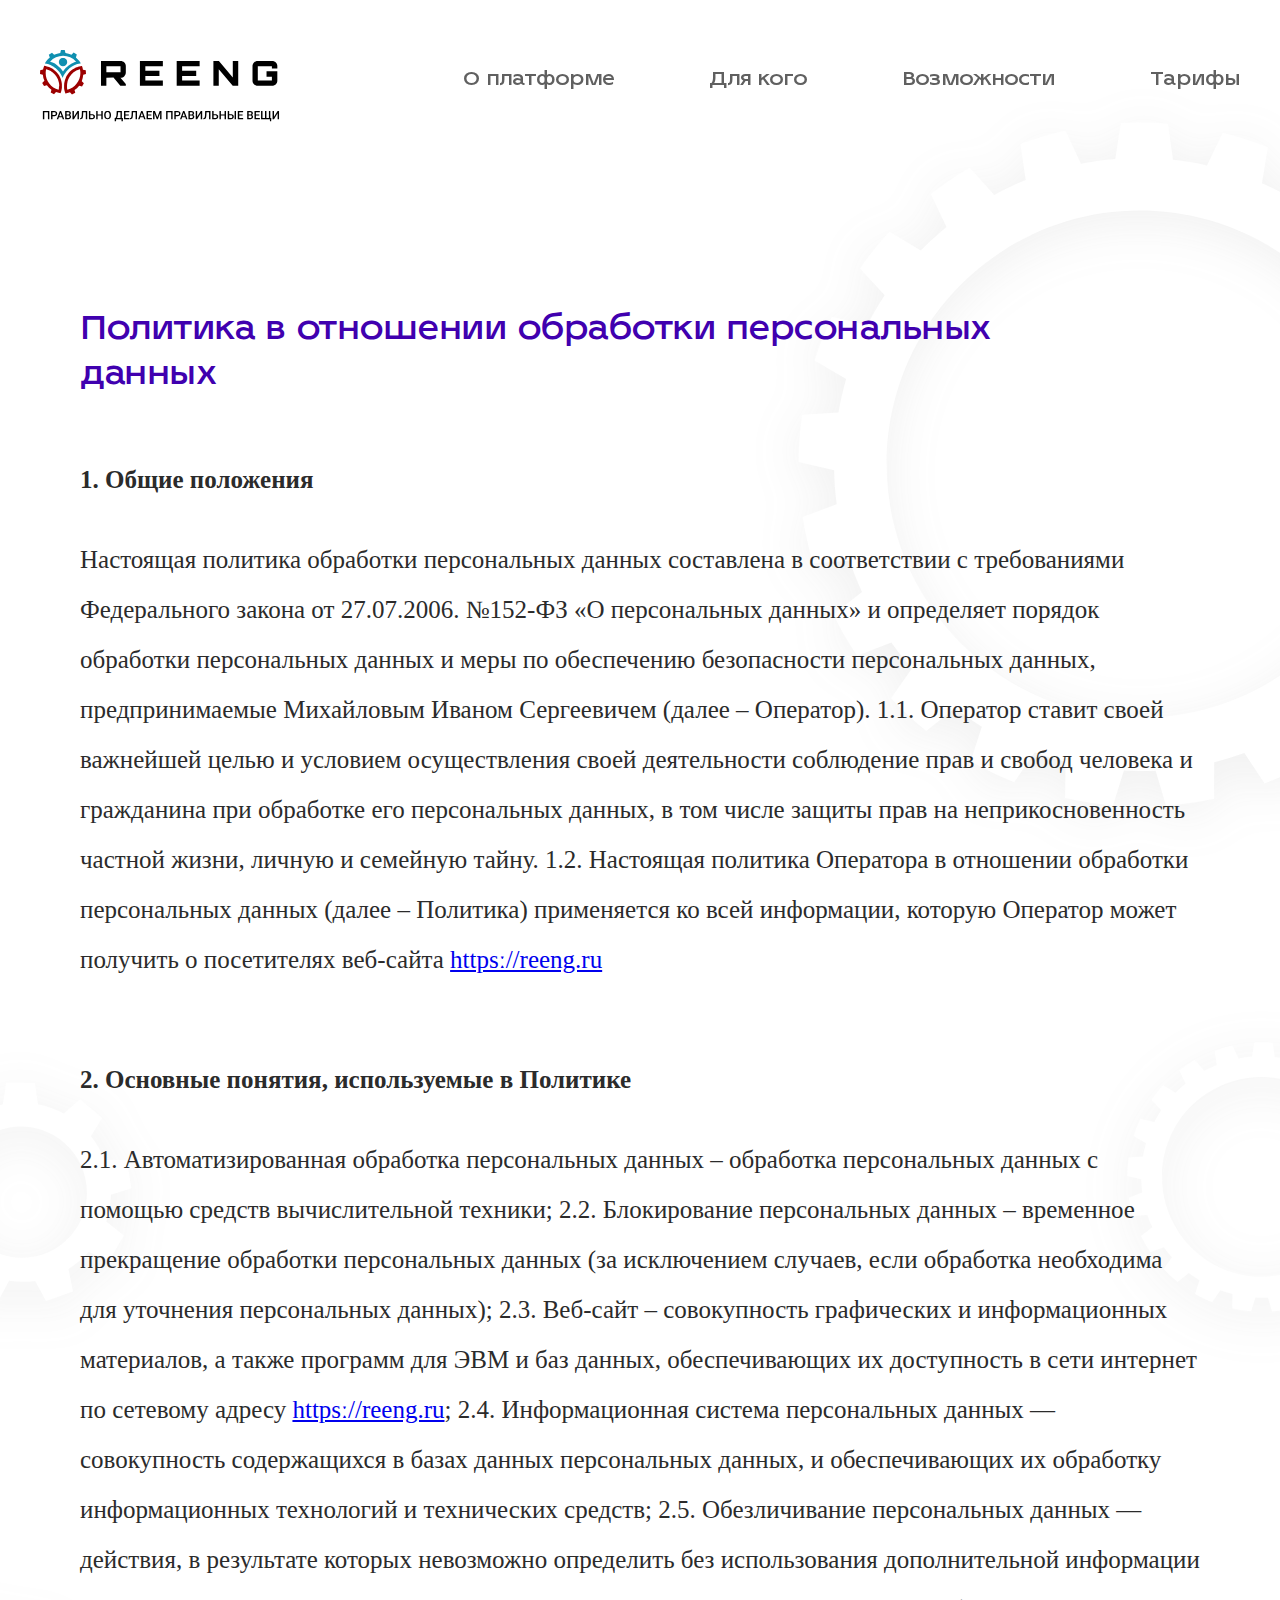
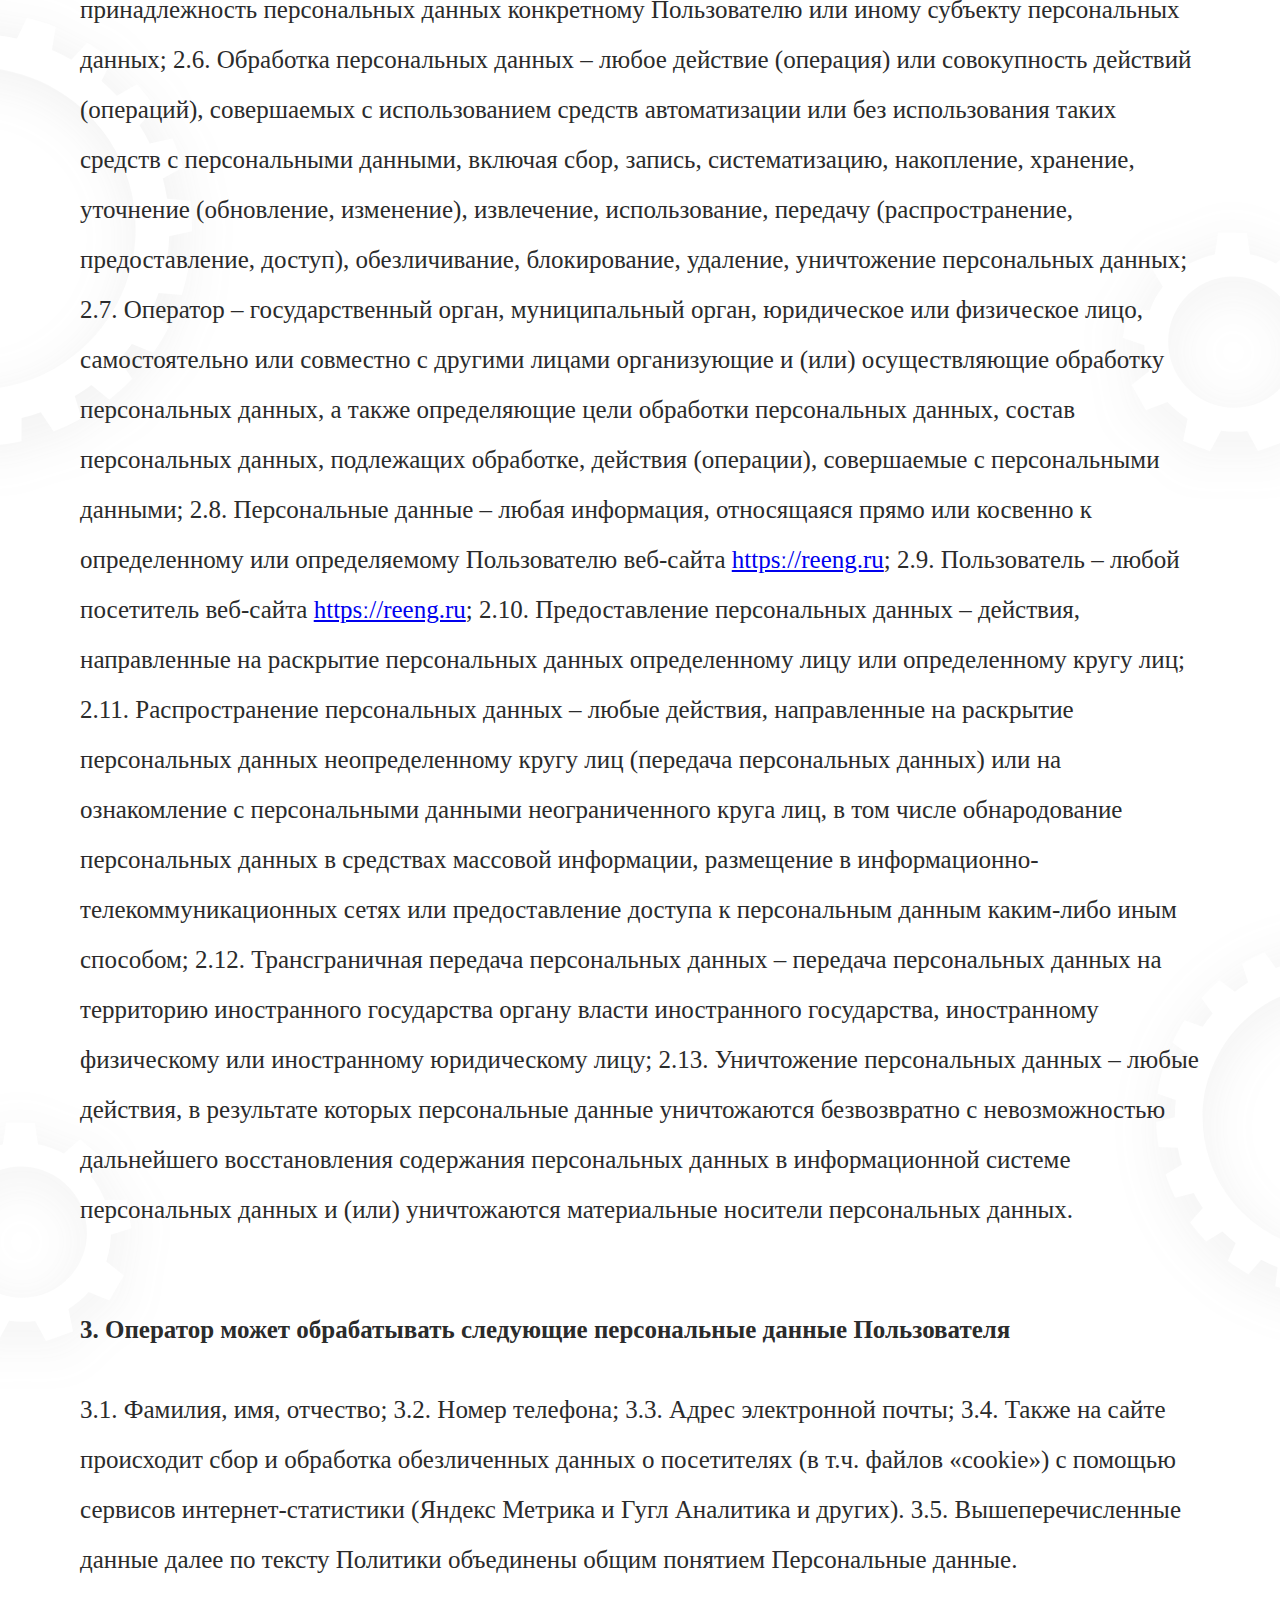
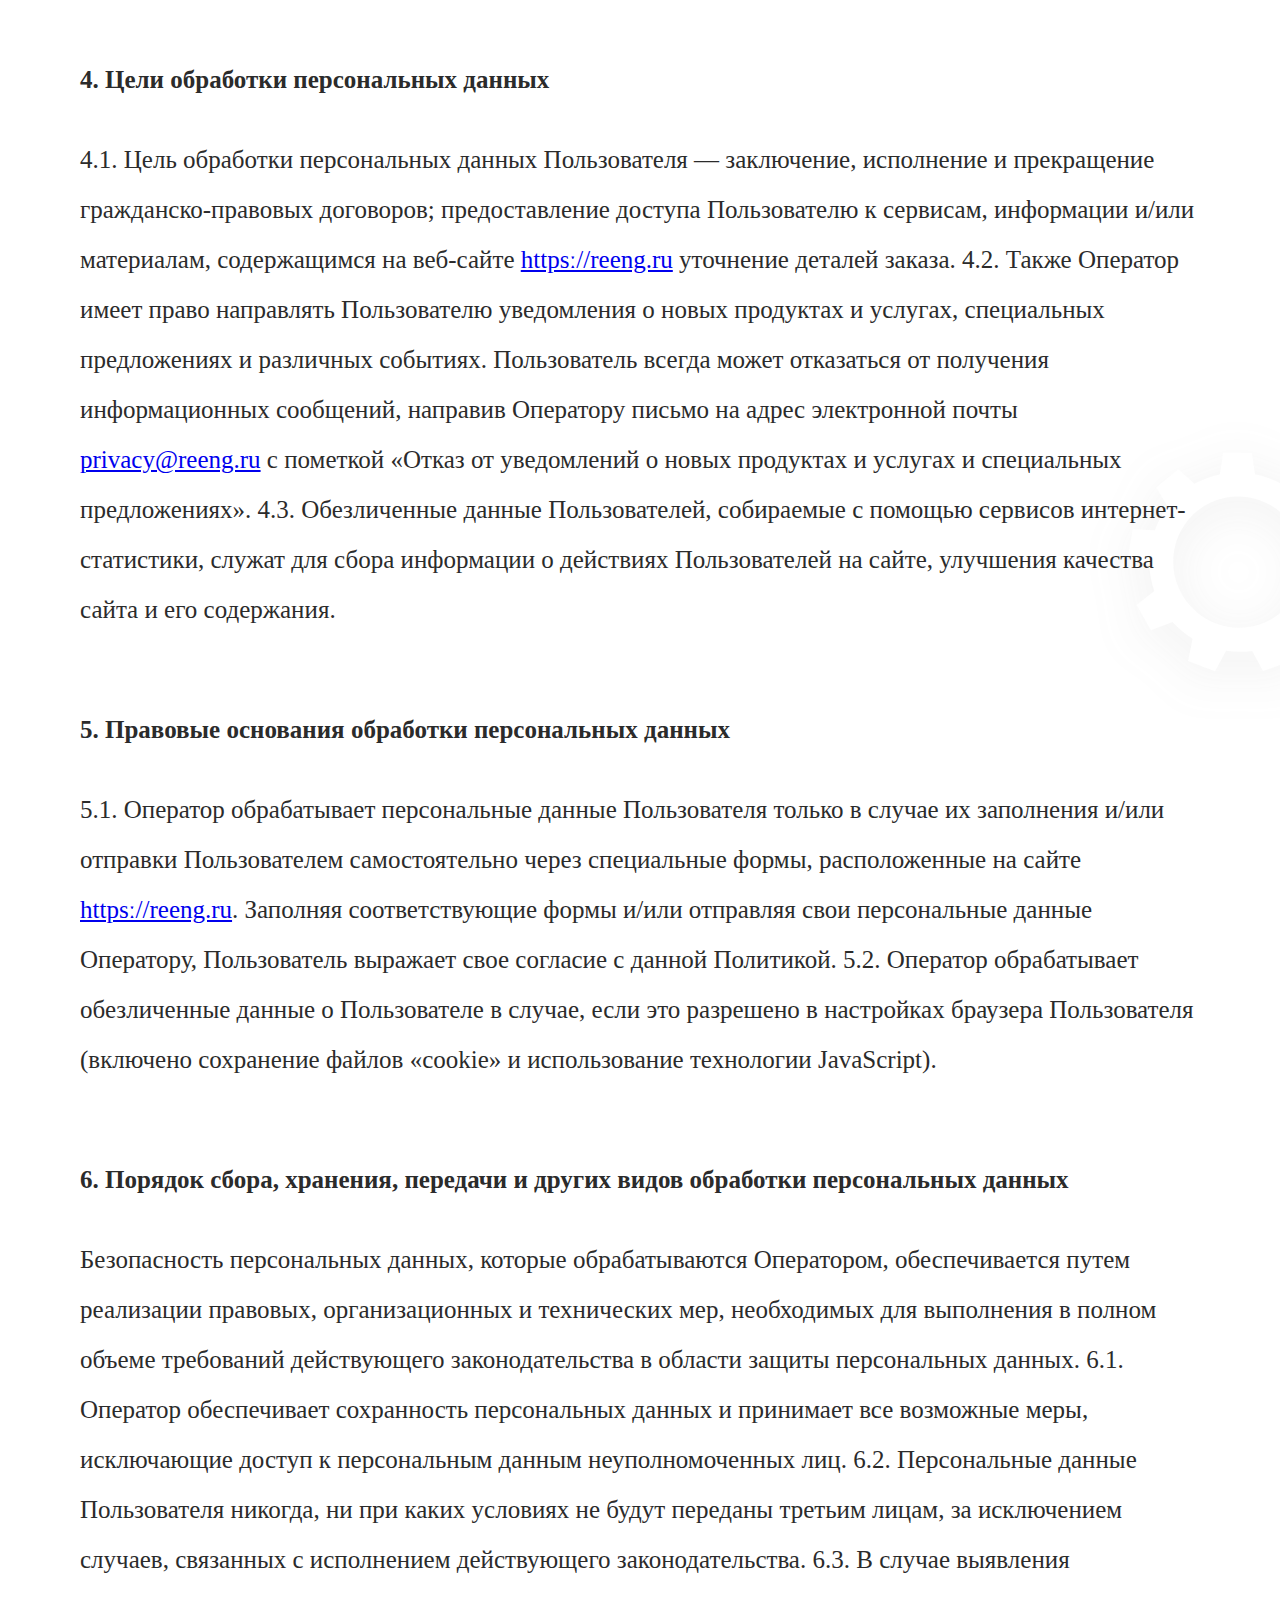
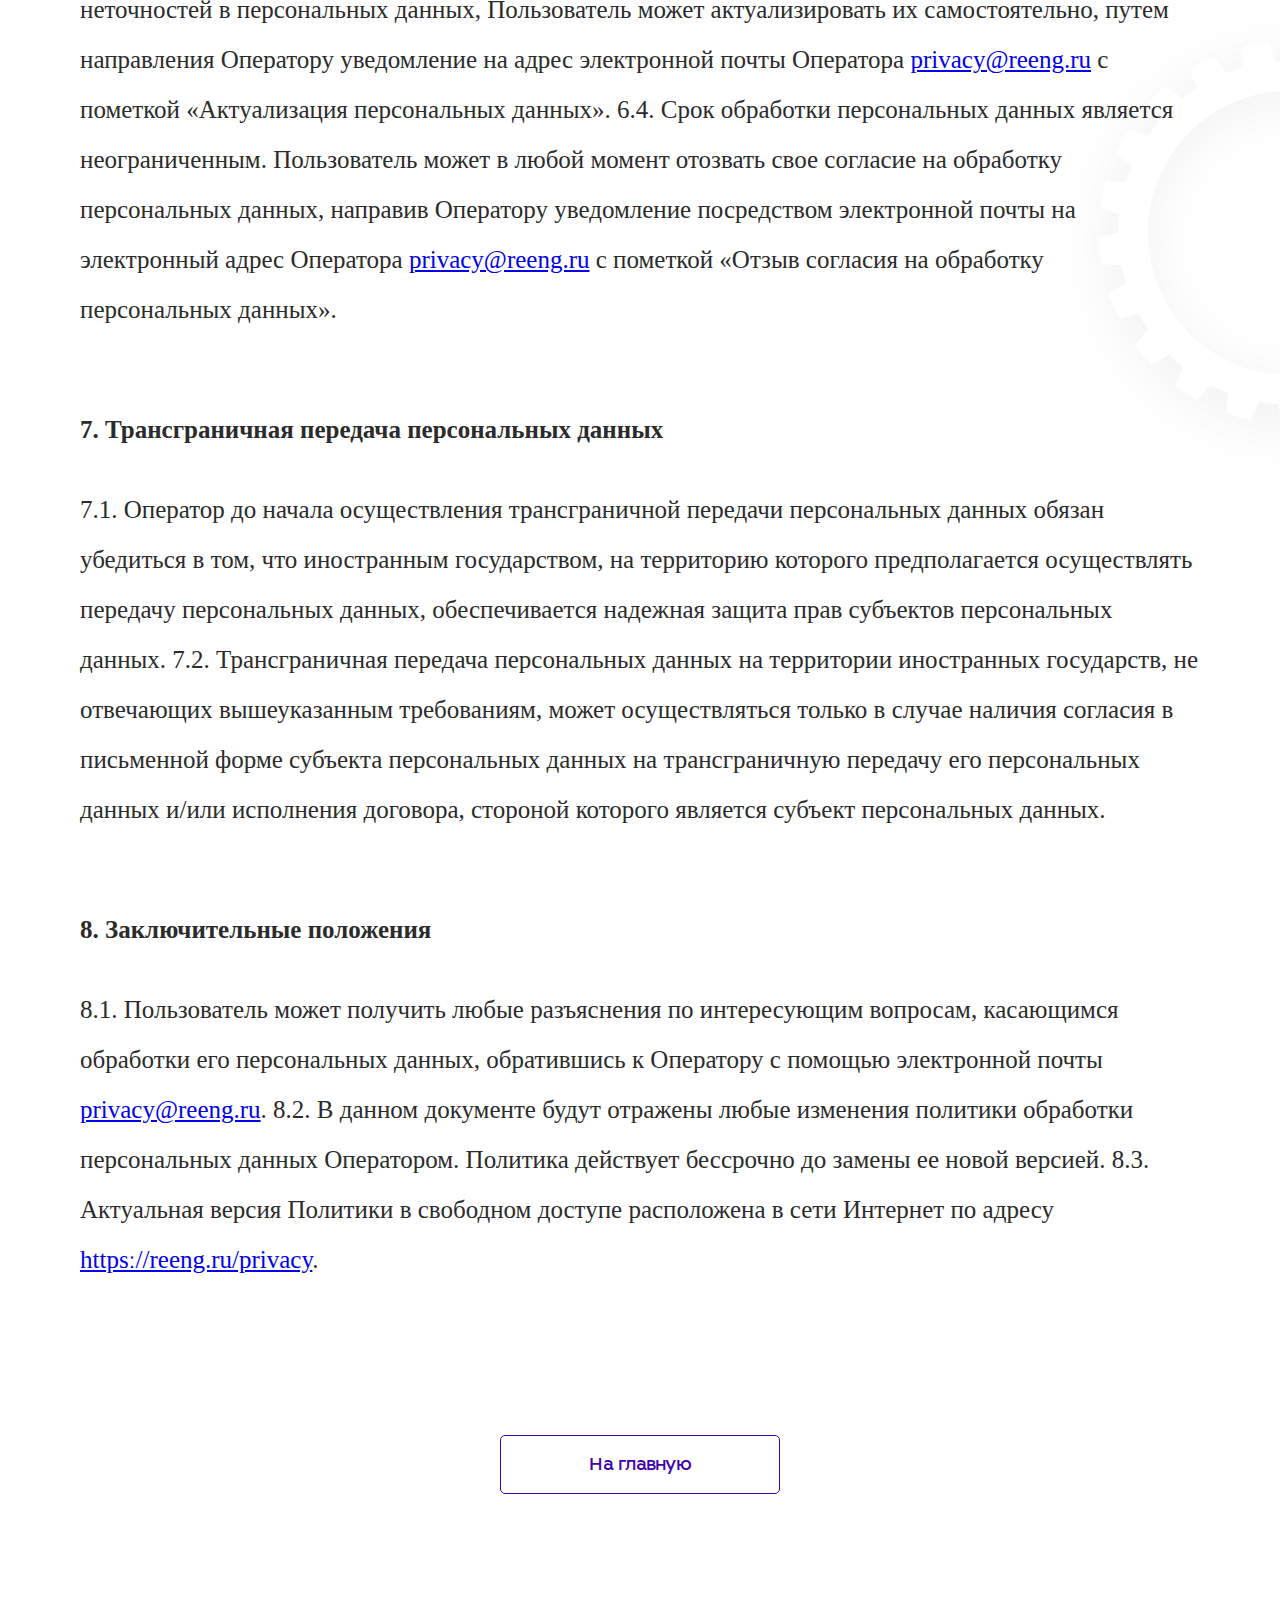
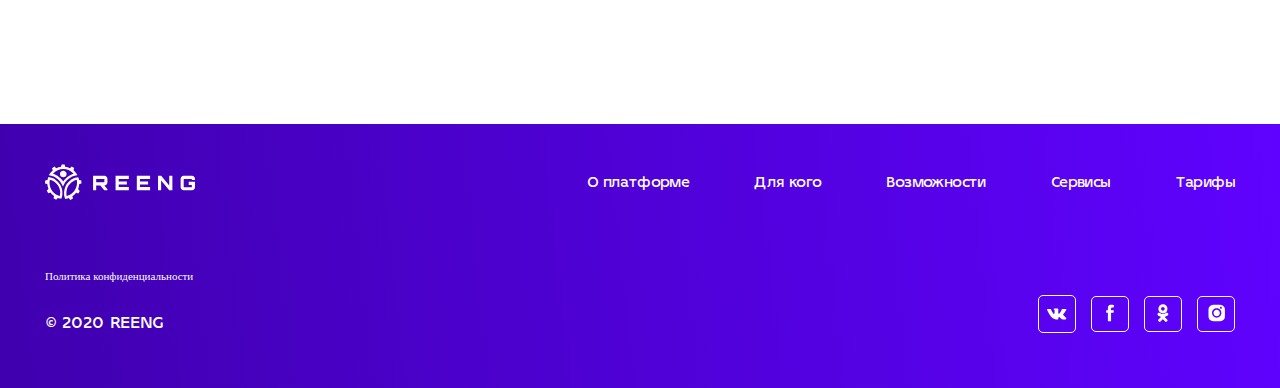
<file: privacy.html>
<!DOCTYPE html>
<html lang="en">
  <head>
    <meta charset="UTF-8" />
    <meta name="viewport" content="width=device-width, initial-scale=1.0" />
    <meta http-equiv="X-UA-Compatible" content="ie=edge" />
    <link rel="icon" href="./img/favicon/favicon.ico">
    <link rel="stylesheet" href="./css/style.css">
    <!-- <link rel="stylesheet" href="./css/style.min.css"> -->
    <title>Политика в отношении обработки персональных данных</title>
  </head>
  <body>
    <div id="wrapper">

      <!-- header -->
      <header class="header">
        <a class="header__link" href="/">
          <img class="header__logo" src="./img/svg/logo-header.svg" alt="Reeng-logo">
          <img class="header__logo--mobile" src="./img/svg/logo-header-mobile.svg" alt="Reeng-logo">
        </a>
        <nav class="header__menu">
          <ul class="header__list menu__list">
            <li class="header__item">
              <a class="js-scroll" href="/#about">О платформе</a>
            </li>
            <li class="header__item">
              <a class="js-scroll" href="/#customer">Для кого</a>
            </li>
            <li class="header__item">
              <a class="js-scroll" href="/#facilities">Возможности</a>
            </li>
            <li class="header__item">
              <a class="js-scroll" href="/#costs">Тарифы</a>
            </li>
          </ul>
        </nav>
        <img class="burger__icon" src="/img/svg/burger-menu.svg">
        <ul class="header__socials">
          <li class="header__item">
            <a href="#">
              <img src="./img/svg/socials-vk-dark.svg" alt="vkontakte">
            </a>
          </li>
          <li class="header__item">
            <a href="#">
              <img src="./img/svg/socials-fb-dark.svg" alt="facebook">
            </a>
          </li>
          <li class="header__item">
            <a href="#">
              <img src="./img/svg/socials-ok-dark.svg" alt="odnoklassniki">
            </a>
          </li>
          <li class="header__item">
            <a href="#">
              <img src="./img/svg/socials-inst-dark.svg" alt="instagram">
            </a>
          </li>
        </ul>

        <!-- header burger -->
        <div class="burger hidden">
          <div class="burger__content">
            <nav class="burger__menu">
              <img class="burger__logo" src="./img/svg/logo-footer.svg" alt="Reeng-logo">
              <ul class="burger__list">
                <li class="burger__item active">
                  <a class="js-scroll" href="#about">О платформе</a>
                </li>
                <li class="burger__item">
                  <a class="js-scroll" href="#customer">Для кого</a>
                </li>
                <li class="burger__item">
                  <a class="js-scroll" href="#facilities">Возможности</a>
                </li>
                <li class="burger__item">
                  <a class="js-scroll" href="#costs">Тарифы</a>
                </li>
              </ul>
            </nav>
            <img class="burger__close" src="./img/svg/burger-menu-light.svg">
            <ul class="burger__socials">
              <li class="burger__item">
                <a href="#">
                  <img src="./img/svg/socials-vk.svg" alt="vkontakte">
                </a>
              </li>
              <li class="burger__item">
                <a href="#">
                  <img src="./img/svg/socials-fb.svg" alt="facebook">
                </a>
              </li>
              <li class="burger__item">
                <a href="#">
                  <img src="./img/svg/socials-ok.svg" alt="odnoklassniki">
                </a>
              </li>
              <li class="burger__item">
                <a href="#">
                  <img src="./img/svg/socials-inst.svg" alt="instagram">
                </a>
              </li>
            </ul>
            <div class="burger__copyright">
              <p class="burger__politics">
                <a class="burger__link" href="./privacy.html">Политика конфиденциальности</a>
              </p>
              <p class="burger__info">© 2020 reeng</p> 
            </div>
          </div>
        </div>
        <!-- header burger end -->
      </header>
      <!-- header end -->

      <!-- main content -->
      <main class="main">
        <div class="policy__content">
          <h1>Политика в отношении обработки персональных данных</h1>
          <div class="policy__text">

            <span>1. Общие положения</span>
            <p>
              Настоящая политика обработки персональных данных составлена в соответствии с требованиями Федерального закона от 27.07.2006. №152-ФЗ «О персональных данных» и определяет порядок обработки персональных данных и меры по обеспечению безопасности персональных данных, предпринимаемые Михайловым Иваном Сергеевичем (далее – Оператор).
              1.1. Оператор ставит своей важнейшей целью и условием осуществления своей деятельности соблюдение прав и свобод человека и гражданина при обработке его персональных данных, в том числе защиты прав на неприкосновенность частной жизни, личную и семейную тайну.
              1.2. Настоящая политика Оператора в отношении обработки персональных данных (далее – Политика) применяется ко всей информации, которую Оператор может получить о посетителях веб-сайта <a href="httpsː//reeng.ru">httpsː//reeng.ru</a>
            </p>

            <span>2. Основные понятия, используемые в Политике</span>
            <p>
              2.1. Автоматизированная обработка персональных данных – обработка персональных данных с помощью средств вычислительной техники;
              2.2. Блокирование персональных данных – временное прекращение обработки персональных данных (за исключением случаев, если обработка необходима для уточнения персональных данных);
              2.3. Веб-сайт – совокупность графических и информационных материалов, а также программ для ЭВМ и баз данных, обеспечивающих их доступность в сети интернет по сетевому адресу <a href="httpsː//reeng.ru">httpsː//reeng.ru</a>;
              2.4. Информационная система персональных данных — совокупность содержащихся в базах данных персональных данных, и обеспечивающих их обработку информационных технологий и технических средств;
              2.5. Обезличивание персональных данных — действия, в результате которых невозможно определить без использования дополнительной информации принадлежность персональных данных конкретному Пользователю или иному субъекту персональных данных;
              2.6. Обработка персональных данных – любое действие (операция) или совокупность действий (операций), совершаемых с использованием средств автоматизации или без использования таких средств с персональными данными, включая сбор, запись, систематизацию, накопление, хранение, уточнение (обновление, изменение), извлечение, использование, передачу (распространение, предоставление, доступ), обезличивание, блокирование, удаление, уничтожение персональных данных;
              2.7. Оператор – государственный орган, муниципальный орган, юридическое или физическое лицо, самостоятельно или совместно с другими лицами организующие и (или) осуществляющие обработку персональных данных, а также определяющие цели обработки персональных данных, состав персональных данных, подлежащих обработке, действия (операции), совершаемые с персональными данными;
              2.8. Персональные данные – любая информация, относящаяся прямо или косвенно к определенному или определяемому Пользователю веб-сайта <a href="httpsː//reeng.ru">httpsː//reeng.ru</a>;
              2.9. Пользователь – любой посетитель веб-сайта <a href="httpsː//reeng.ru">httpsː//reeng.ru</a>;
              2.10. Предоставление персональных данных – действия, направленные на раскрытие персональных данных определенному лицу или определенному кругу лиц;
              2.11. Распространение персональных данных – любые действия, направленные на раскрытие персональных данных неопределенному кругу лиц (передача персональных данных) или на ознакомление с персональными данными неограниченного круга лиц, в том числе обнародование персональных данных в средствах массовой информации, размещение в информационно-телекоммуникационных сетях или предоставление доступа к персональным данным каким-либо иным способом;
              2.12. Трансграничная передача персональных данных – передача персональных данных на территорию иностранного государства органу власти иностранного государства, иностранному физическому или иностранному юридическому лицу;
              2.13. Уничтожение персональных данных – любые действия, в результате которых персональные данные уничтожаются безвозвратно с невозможностью дальнейшего восстановления содержания персональных данных в информационной системе персональных данных и (или) уничтожаются материальные носители персональных данных.
            </p>

            <span>3. Оператор может обрабатывать следующие персональные данные Пользователя</span>          
            <p>
              3.1. Фамилия, имя, отчество;
              3.2. Номер телефона;
              3.3. Адрес электронной почты;
              3.4. Также на сайте происходит сбор и обработка обезличенных данных о посетителях (в т.ч. файлов «cookie») с помощью сервисов интернет-статистики (Яндекс Метрика и Гугл Аналитика и других).
              3.5. Вышеперечисленные данные далее по тексту Политики объединены общим понятием Персональные данные.
            </p>

            <span>4. Цели обработки персональных данных</span>          
            <p>
              4.1. Цель обработки персональных данных Пользователя — заключение, исполнение и прекращение гражданско-правовых договоров; предоставление доступа Пользователю к сервисам, информации и/или материалам, содержащимся на веб-сайте <a href="httpsː//reeng.ru">httpsː//reeng.ru</a> уточнение деталей заказа.
              4.2. Также Оператор имеет право направлять Пользователю уведомления о новых продуктах и услугах, специальных предложениях и различных событиях. Пользователь всегда может отказаться от получения информационных сообщений, направив Оператору письмо на адрес электронной почты <a href="mailto:privacy@reeng.ru">privacy@reeng.ru</a> с пометкой «Отказ от уведомлений о новых продуктах и услугах и специальных предложениях».
              4.3. Обезличенные данные Пользователей, собираемые с помощью сервисов интернет-статистики, служат для сбора информации о действиях Пользователей на сайте, улучшения качества сайта и его содержания.
            </p>

            <span>5. Правовые основания обработки персональных данных</span>          
            <p>
              5.1. Оператор обрабатывает персональные данные Пользователя только в случае их заполнения и/или отправки Пользователем самостоятельно через специальные формы, расположенные на сайте <a href="httpsː//reeng.ru">httpsː//reeng.ru</a>. Заполняя соответствующие формы и/или отправляя свои персональные данные Оператору, Пользователь выражает свое согласие с данной Политикой.
              5.2. Оператор обрабатывает обезличенные данные о Пользователе в случае, если это разрешено в настройках браузера Пользователя (включено сохранение файлов «cookie» и использование технологии JavaScript).
            </p>

            <span>6. Порядок сбора, хранения, передачи и других видов обработки персональных данных</span>
            <p>
              Безопасность персональных данных, которые обрабатываются Оператором, обеспечивается путем реализации правовых, организационных и технических мер, необходимых для выполнения в полном объеме требований действующего законодательства в области защиты персональных данных.
              6.1. Оператор обеспечивает сохранность персональных данных и принимает все возможные меры, исключающие доступ к персональным данным неуполномоченных лиц.
              6.2. Персональные данные Пользователя никогда, ни при каких условиях не будут переданы третьим лицам, за исключением случаев, связанных с исполнением действующего законодательства.
              6.3. В случае выявления неточностей в персональных данных, Пользователь может актуализировать их самостоятельно, путем направления Оператору уведомление на адрес электронной почты Оператора <a href="mailto:privacy@reeng.ru">privacy@reeng.ru</a> с пометкой «Актуализация персональных данных».
              6.4. Срок обработки персональных данных является неограниченным. Пользователь может в любой момент отозвать свое согласие на обработку персональных данных, направив Оператору уведомление посредством электронной почты на электронный адрес Оператора <a href="mailto:privacy@reeng.ru">privacy@reeng.ru</a> с пометкой «Отзыв согласия на обработку персональных данных».
            </p>

            <span>7. Трансграничная передача персональных данных</span>          
            <p>
              7.1. Оператор до начала осуществления трансграничной передачи персональных данных обязан убедиться в том, что иностранным государством, на территорию которого предполагается осуществлять передачу персональных данных, обеспечивается надежная защита прав субъектов персональных данных.
              7.2. Трансграничная передача персональных данных на территории иностранных государств, не отвечающих вышеуказанным требованиям, может осуществляться только в случае наличия согласия в письменной форме субъекта персональных данных на трансграничную передачу его персональных данных и/или исполнения договора, стороной которого является субъект персональных данных.
            </p>

            <span>8. Заключительные положения</span>          
            <p>
              8.1. Пользователь может получить любые разъяснения по интересующим вопросам, касающимся обработки его персональных данных, обратившись к Оператору с помощью электронной почты <a href="mailto:privacy@reeng.ru">privacy@reeng.ru</a>.
              8.2. В данном документе будут отражены любые изменения политики обработки персональных данных Оператором. Политика действует бессрочно до замены ее новой версией.
              8.3. Актуальная версия Политики в свободном доступе расположена в сети Интернет по адресу <a href="httpsː//reeng.ru/privacy">httpsː//reeng.ru/privacy</a>.
            </p>
          </div>
          <a href="/">
            <button class="button policy__button">На главную</button>
          </a>
        </div>

        <!-- background -->
        <div class="background__images">
          <div class="background__left background__block">
            <img src="./img/svg/bg-mech-left-01.svg">
            <img src="./img/svg/bg-mech-left-02.svg">
            <img src="./img/svg/bg-mech-left-01.svg">
          </div> 
          <div class="background__right background__block">
            <img src="./img/svg/bg-mech-right-01.svg">
            <img src="./img/svg/bg-mech-right-02.svg">
            <img src="./img/svg/bg-mech-right-03.svg">
            <img src="./img/svg/bg-mech-right-04.svg">
            <img src="./img/svg/bg-mech-right-05.svg">
            <img src="./img/svg/bg-mech-right-06.svg">
          </div>
        </div>
        <!-- background end -->
        
      </main>
      <!-- main content end -->
    </div>

    <!-- footer -->
    <footer class="footer">
      <div class="footer__navigation">
        <img class="footer__logo" src="./img/svg/logo-footer.svg" alt="Reeng logo">
        <nav class="footer__menu">
          <ul class="footer__list">
            <li class="footer__item">
              <a class="js-scroll" href="/#about">О платформе</a>
            </li>
            <li class="footer__item">
              <a class="js-scroll" href="/#customer">Для кого</a>
            </li>
            <li class="footer__item">
              <a class="js-scroll" href="/#facilities">Возможности</a>
            </li>
            <li class="footer__item">
              <a class="js-scroll" href="/#services">Сервисы</a>
            </li>
            <li class="footer__item">
              <a class="js-scroll" href="/#costs">Тарифы</a>
            </li>
          </ul>
        </nav>
      </div>
      <div class="footer__links">
        <div class="footer__copyright">
          <p class="footer__politics">
            <a class="footer__link" href="#">Политика конфиденциальности</a>
          </p>
          <p class="footer__info">© 2020 reeng</p> 
        </div>
        <ul class="footer__socials">
          <li class="footer__item">
            <a href="#">
              <img src="./img/svg/socials-vk.svg" alt="vkontakte">
            </a>
          </li>
          <li class="footer__item">
            <a href="#">
              <img src="./img/svg/socials-fb.svg" alt="facebook">
            </a>
          </li>
          <li class="footer__item">
            <a href="#">
              <img src="./img/svg/socials-ok.svg" alt="odnoklassniki">
            </a>
          </li>
          <li class="footer__item">
            <a href="#">
              <img src="./img/svg/socials-inst.svg" alt="instagram">
            </a>
          </li>
        </ul>
      </div>
    </footer>
    <!-- footer end -->

    <script src="./js/main.js"></script>
    <!-- <script src="./js/main.min.js"></script>-->
  </body>
</html>
</file>
<file: css/style.css>
/*
* Prefixed by https://autoprefixer.github.io
* PostCSS: v7.0.29,
* Autoprefixer: v9.7.6
* Browsers: last 4 version
*/

/* 
   reset.css start

   http://meyerweb.com/eric/tools/css/reset/
   v2.0-modified | 20110126
   License: none (public domain)
*/

html, body, div, span, applet, object, iframe,
h1, h2, h3, h4, h5, h6, p, blockquote, pre,
a, abbr, acronym, address, big, cite, code,
del, dfn, em, img, ins, kbd, q, s, samp,
small, strike, strong, sub, sup, tt, var,
b, u, i, center,
dl, dt, dd, ol, ul, li,
fieldset, form, label, legend,
table, caption, tbody, tfoot, thead, tr, th, td,
article, aside, canvas, details, embed,
figure, figcaption, footer, header, hgroup,
menu, nav, output, ruby, section, summary,
time, mark, audio, video {
  margin: 0;
	padding: 0;
	border: 0;
	font-size: 100%;
	font: inherit;
	vertical-align: baseline;
}

/* make sure to set some focus styles for accessibility */
:focus {
    outline: 0;
}

/* HTML5 display-role reset for older browsers */
article, aside, details, figcaption, figure,
footer, header, hgroup, menu, nav, section {
	display: block;
}

body {
	line-height: 1;
}

ol, ul {
	list-style: none;
}

blockquote, q {
	quotes: none;
}

blockquote:before, blockquote:after,
q:before, q:after {
	content: '';
	content: none;
}

table {
	border-collapse: collapse;
	border-spacing: 0;
}

input[type=search]::-webkit-search-cancel-button,
input[type=search]::-webkit-search-decoration,
input[type=search]::-webkit-search-results-button,
input[type=search]::-webkit-search-results-decoration {
    -webkit-appearance: none;
    -moz-appearance: none;
}

input[type=search] {
    -webkit-appearance: none;
    -moz-appearance: none;
    -webkit-box-sizing: content-box;
    box-sizing: content-box;
}

textarea {
    overflow: auto;
    vertical-align: top;
    resize: vertical;
}

/**
 * Correct `inline-block` display not defined in IE 6/7/8/9 and Firefox 3.
 */

audio,
canvas,
video {
    display: inline-block;
    *display: inline;
    *zoom: 1;
    max-width: 100%;
}

/**
 * Prevent modern browsers from displaying `audio` without controls.
 * Remove excess height in iOS 5 devices.
 */

audio:not([controls]) {
    display: none;
    height: 0;
}

/**
 * Address styling not present in IE 7/8/9, Firefox 3, and Safari 4.
 * Known issue: no IE 6 support.
 */

[hidden] {
    display: none;
}

/**
 * 1. Correct text resizing oddly in IE 6/7 when body `font-size` is set using
 *    `em` units.
 * 2. Prevent iOS text size adjust after orientation change, without disabling
 *    user zoom.
 */

html {
    font-size: 100%; /* 1 */
    -webkit-text-size-adjust: 100%; /* 2 */
    -ms-text-size-adjust: 100%; /* 2 */
}

/**
 * Address `outline` inconsistency between Chrome and other browsers.
 */

a:focus {
    outline: thin dotted;
}

/**
 * Improve readability when focused and also mouse hovered in all browsers.
 */

a:active,
a:hover {
    outline: 0;
}

/**
 * 1. Remove border when inside `a` element in IE 6/7/8/9 and Firefox 3.
 * 2. Improve image quality when scaled in IE 7.
 */

img {
    border: 0; /* 1 */
    -ms-interpolation-mode: bicubic; /* 2 */
}

/**
 * Address margin not present in IE 6/7/8/9, Safari 5, and Opera 11.
 */

figure {
    margin: 0;
}

/**
 * Correct margin displayed oddly in IE 6/7.
 */

form {
    margin: 0;
}

/**
 * Define consistent border, margin, and padding.
 */

fieldset {
    border: 1px solid #c0c0c0;
    margin: 0 2px;
    padding: 0.35em 0.625em 0.75em;
}

/**
 * 1. Correct color not being inherited in IE 6/7/8/9.
 * 2. Correct text not wrapping in Firefox 3.
 * 3. Correct alignment displayed oddly in IE 6/7.
 */

legend {
    border: 0; /* 1 */
    padding: 0;
    white-space: normal; /* 2 */
    *margin-left: -7px; /* 3 */
}

/**
 * 1. Correct font size not being inherited in all browsers.
 * 2. Address margins set differently in IE 6/7, Firefox 3+, Safari 5,
 *    and Chrome.
 * 3. Improve appearance and consistency in all browsers.
 */

button,
input,
select,
textarea {
    font-size: 100%; /* 1 */
    margin: 0; /* 2 */
    vertical-align: baseline; /* 3 */
    *vertical-align: middle; /* 3 */
}

/**
 * Address Firefox 3+ setting `line-height` on `input` using `!important` in
 * the UA stylesheet.
 */

button,
input {
    line-height: normal;
}

/**
 * Address inconsistent `text-transform` inheritance for `button` and `select`.
 * All other form control elements do not inherit `text-transform` values.
 * Correct `button` style inheritance in Chrome, Safari 5+, and IE 6+.
 * Correct `select` style inheritance in Firefox 4+ and Opera.
 */

button,
select {
    text-transform: none;
}

/**
 * 1. Avoid the WebKit bug in Android 4.0.* where (2) destroys native `audio`
 *    and `video` controls.
 * 2. Correct inability to style clickable `input` types in iOS.
 * 3. Improve usability and consistency of cursor style between image-type
 *    `input` and others.
 * 4. Remove inner spacing in IE 7 without affecting normal text inputs.
 *    Known issue: inner spacing remains in IE 6.
 */

button,
html input[type="button"], /* 1 */
input[type="reset"],
input[type="submit"] {
    -webkit-appearance: button; /* 2 */
    cursor: pointer; /* 3 */
    *overflow: visible;  /* 4 */
}

/**
 * Re-set default cursor for disabled elements.
 */

button[disabled],
html input[disabled] {
    cursor: default;
}

/**
 * 1. Address box sizing set to content-box in IE 8/9.
 * 2. Remove excess padding in IE 8/9.
 * 3. Remove excess padding in IE 7.
 *    Known issue: excess padding remains in IE 6.
 */

input[type="checkbox"],
input[type="radio"] {
    -webkit-box-sizing: border-box;
            box-sizing: border-box; /* 1 */
    padding: 0; /* 2 */
    *height: 13px; /* 3 */
    *width: 13px; /* 3 */
}

/**
 * 1. Address `appearance` set to `searchfield` in Safari 5 and Chrome.
 * 2. Address `box-sizing` set to `border-box` in Safari 5 and Chrome
 *    (include `-moz` to future-proof).
 */

input[type="search"] {
    -webkit-appearance: textfield; /* 1 */
    -webkit-box-sizing: content-box; /* 2 */
    box-sizing: content-box;
}

/**
 * Remove inner padding and search cancel button in Safari 5 and Chrome
 * on OS X.
 */

input[type="search"]::-webkit-search-cancel-button,
input[type="search"]::-webkit-search-decoration {
    -webkit-appearance: none;
}

/**
 * Remove inner padding and border in Firefox 3+.
 */

button::-moz-focus-inner,
input::-moz-focus-inner {
    border: 0;
    padding: 0;
}

/**
 * 1. Remove default vertical scrollbar in IE 6/7/8/9.
 * 2. Improve readability and alignment in all browsers.
 */

textarea {
    overflow: auto; /* 1 */
    vertical-align: top; /* 2 */
}

/**
 * Remove most spacing between table cells.
 */

table {
    border-collapse: collapse;
    border-spacing: 0;
}

html,
button,
input,
select,
textarea {
    color: #222;
}


::-moz-selection {
    background: #b3d4fc;
    text-shadow: none;
}

::selection {
    background: #b3d4fc;
    text-shadow: none;
}

img {
    vertical-align: middle;
}

fieldset {
    border: 0;
    margin: 0;
    padding: 0;
}

textarea {
    resize: vertical;
}

.chromeframe {
    margin: 0.2em 0;
    background: #ccc;
    color: #000;
    padding: 0.2em 0;
}

/* reset.css end */

/* style.css start */

@font-face {
    font-family: '2MASS J1808';
    src: url('/fonts/2MASSJ1808-Normal.eot') format('eot'),
         url('/fonts/2MASSJ1808-Normal.ttf') format('ttf'),
         url('/fonts/2MASSJ1808-Normal.woff') format('woff'),
         url('/fonts/2MASSJ1808-Normal.woff2') format('woff2');
    font-weight: normal;
    font-style: normal;
}

@font-face {
    font-family: '2MASS J1808';
    src: url('/fonts/2MASSJ1808-Heavy.eot') format('eot'),
         url('/fonts/2MASSJ1808-Heavy.ttf') format('ttf'),
         url('/fonts/2MASSJ1808-Heavy.woff') format('woff'),
         url('/fonts/2MASSJ1808-Heavy.woff2') format('woff2');
    font-weight: bold;
    font-style: normal;
}

html {
    -webkit-box-sizing: border-box;
            box-sizing: border-box;
}

*, *:before, *:after {
    -webkit-box-sizing: inherit;
            box-sizing: inherit;
}

body {
    font-family: '2MASS J1808', Arial, Tahoma, Geneva, sans-serif;
    font-weight: normal;
    font-style: normal;
    font-size: 30px;
    line-height: 137.5%;
    /* or 41px */
    color: #2B2B2B;
    overflow-y: scroll;
    position: relative;
    margin: auto;
}

#wrapper {
	width: 100%;
}

/* header styles start */

.header {
    position: fixed;
    top: 0;
    left: 0;
    width: 100%;
    display: -webkit-box;
    display: -ms-flexbox;
    display: flex;
    -ms-flex-wrap: nowrap;
        flex-wrap: nowrap;
    padding: 50px 47px;
    -webkit-transition: .2s linear;
    -o-transition: .2s linear;
    transition: .2s linear;
    z-index: 999;
}

.header__logo--mobile {
    display: none;
}

/* header-active styles */

.header_active {
    background-color: #ffffff;
    border-bottom: 2px solid #4000AF;
    padding: 20px 47px;
}

.header_active .header__logo {
    max-width: 150px;
}

.header_active ul {
    -webkit-box-align: center;
        -ms-flex-align: center;
            align-items: center;
}

.header_active .header__list {
    padding-top: 6px;
}

.header_active .header__list .header__item.active a:after {
    top: 30px;
}

/* header_active styles end */

.header__menu, .header__socials {
    margin-left: auto;
}

.header ul, .menu__list {
    display: -webkit-box;
    display: -ms-flexbox;
    display: flex;
    -ms-flex-wrap: nowrap;
        flex-wrap: nowrap;
}

.header__list {
    padding-top: 15px;
}

.header ul li, .menu__list {
    font-size: 18px;
    line-height: 26px;
    /* identical to box height */
    letter-spacing: -0.05em;
}

.menu__list li {
    position: relative;
    margin-right: 95px;
}

.header__item a, .menu__list li a {
    text-decoration: none;
    color: #606060;
}

.header__item a, .menu__list li a:hover, .menu__list li:hover {
    color: #4000AF;
    cursor: pointer;
}

.header__item a, .menu__list li.active a, .menu__list li.active {
    color: #4000AF;
    cursor: default;
}

.header__list .header__item.active a:after, 
.menu__list .block__item.active a:after,
.menu__list .block__item.active:after {
    content: "";
    position: absolute;
    top: 40px;
    left: 0;
    width: 100%;
    height: 3px;
    background: linear-gradient(83.53deg, #4000AF 0.8%, #5F02FF 100%);
    border-radius: 5px;
}

.menu__list .block__item.active a:after,
.menu__list .block__item.active:after {
    top: 55px;
}

.menu__list li:last-child, 
.header__socials li:last-child,
.burger__socials li:last-child,
.footer__socials li:last-child {
    margin-right: 0;
}

.header__socials li {
    margin-right: 15px;
    padding: 3px 8px 5px;
    border: 1px solid #606060;
    -webkit-box-sizing: border-box;
            box-sizing: border-box;
    border-radius: 5px;
    max-height: 38px;
}

.header__socials li:nth-child(2),
.footer__socials li:nth-child(2) {
    padding: 3px 13.5px 5px;
}

.header__socials li:nth-child(3),
.footer__socials li:nth-child(3) {
    padding: 3px 12px 5px;
}

.header__socials li:nth-child(4),
.footer__socials li:nth-child(4) {
    padding: 3px 9.5px 5px;
}

.header__socials li:hover {
    border-color: #4000AF;
    background-color: #f8f4ff;
}

.header__socials li a:hover {
    cursor: pointer;
}

.burger__icon {
    display: none;
}

/* header styles end */

/* header adaptive styles */

@media(max-width: 1450px) {
    .header {
        padding: 50px 40px;
    }

    .header_active {
        padding: 20px 40px;
    }

    .header ul.header__socials {
        display: none;
    }

    .menu__list .block__item.active a:after,
    .menu__list .block__item.active:after {
        top: 45px;
    }
}
@media(max-width: 1250px) {
    .menu__list li {
        margin-right: 55px;
    }
}
@media(max-width: 1024px) {
    .header__logo {
        max-width: 175px;
    }

    .header_active .header__list {
        padding-top: 10px;
    }

    .header_active .header__logo {
        max-width: 150px;
    }

    .header ul li {
        font-size: 13px;
        line-height: 19px;
    }

    .header__list {
        padding-top: 10px;
    }

    .header__list .header__item.active a::after {
        top: 30px;
    }

    .menu__list .block__item.active a:after,
    .menu__list .block__item.active:after {
        top: 40px;
    }
}
@media(max-width: 850px) {
    .menu__list li {
        margin-right: 40px;
    }
}
@media(max-width: 768px) {
    .header {
        padding: 35px 20px;
    }

    .header__logo, .header__menu {
        display: none;
    }

    .header__logo--mobile {
        display: block;
    }

    .header_active {
        padding: 15px 20px;
    }

    .header_active .header__logo--mobile {
        width: 130px;
    }

    .header_active .burger__icon {
        top: 20px;
    }

    .burger__icon {
        display: block;
    }

    .burger__icon, .burger__close {
        position: absolute;
        top: 40px;
        right: 20px;
        cursor: pointer;
    }

    .burger__content {
        width: 100%;
        height: 100%;
        position: fixed;
        top: 0;
        left: 0;
        background: linear-gradient(83.53deg, #4000AF 0.8%, #5F02FF 100%);
        z-index: 10;
        padding: 28px 20px;
    }

    .burger__logo {
        max-width: 165px;
    }

    .header ul.burger__list {
        display: flex;
        flex-wrap: wrap;
        padding-top: 90px;
    }

    .burger__list li {
        width: 100%;
        padding-top: 50px;
    }

    .burger__list li:first-child {
        padding-top: 0;
    }

    .burger__item a, .burger__item a, .menu__list li.active a {
        color: #ffffff;
        text-decoration: none;
        font-size: 20px;
        line-height: 28px;
    }

    .burger__list .burger__item.active a:after {
        top: 35px;
        background: #ffffff;
    }

    .burger__socials {
        padding-top: 190px;
    }

    .burger__socials li {
        margin-right: 15px;
        padding: 7px 12px 9px;
        border: 1px solid #ffffff;
        -webkit-box-sizing: border-box;
                box-sizing: border-box;
        border-radius: 5px;
        max-height: 46px;
    }
    
    .burger__socials li:nth-child(2) {
        padding: 7px 17.5px 9px;
    }
    
    .burger__socials li:nth-child(3) {
        padding: 6px 16px 10px;
    }
    
    .burger__socials li:nth-child(4) {
        padding: 7px 13.5px 10px;
    }

    .burger__copyright {
        font-family: Cera Pro;
        font-style: normal;
        font-weight: normal;
        font-size: 12px;
        line-height: 209.3%;
        /* or 25px */
        color: #FFFFFF;
        padding-top: 50px;
    }

    .burger__copyright a {
        color: #ffffff;
        text-decoration: none;
    }

    .burger__info {
        font-size: 14px;
        line-height: 20px;
        text-transform: uppercase;
        padding-top: 10px;
    }

    .menu__list .block__item.active a:after,
    .menu__list .block__item.active:after {
        top: 35px;
    }
}

/* header adaptive styles end */

/* main content styles start */

.block {
    position: relative;
}

.block:after {
    content: "";
    position: absolute;
    bottom: 0;
    left: 0;
    height: 1px;
    width: 100%;
    background: linear-gradient(270deg, rgba(64, 0, 175, 0) -2.28%, #4000AF 48.75%, rgba(64, 0, 175, 0) 100.85%);
    border-radius: 50px;
}

h1 {
    font-size: 44px;
    font-weight: normal;
    line-height: 150%;
    /* or 66px */
    color: #4000AF;
    letter-spacing: -0.05em;
    margin-bottom: 0;
}

h2 {
    font-weight: normal;
    font-size: 40px;
    line-height: 128.5%;
    /* or 51px */
    letter-spacing: -0.05em;
    color: #4000AF;
    text-align: center;
}

h4 {
    font-size: 23px;
    line-height: 147%;
    /* or 34px */
    color: #4000AF;
}

.button {
    font-family: '2MASS J1808';
    font-style: normal;
    font-weight: normal;
    font-size: 18px;
    line-height: 262.5%;
    /* or 47px */
    letter-spacing: -0.05em;
    color: #4000AF;

    border: 1px solid #4000AF;
    -webkit-box-sizing: border-box;
            box-sizing: border-box;
    border-radius: 5px;
    background-color: transparent;
    padding: 9px 34px;
}

.button:hover, .costs__card.active .button {
    background: -o-linear-gradient(6.47deg, #4000AF 0.8%, #5F02FF 100%);
    background: linear-gradient(83.53deg, #4000AF 0.8%, #5F02FF 100%);
    -webkit-box-shadow: 0px 10px 20px rgba(64, 0, 175, 0.3);
            box-shadow: 0px 10px 20px rgba(64, 0, 175, 0.3);
    border-radius: 5px;
    color: #ffffff;
    cursor: pointer;
}

.button:hover {
    transition: .2s linear;
}

@media(max-width: 1750px) {
    .main {
        margin: 0 50px;
    }
}
@media(max-width: 1450px) {
    .main {
        margin: 0 40px;
    }
    
    h1 {
      font-size: 30px;
      line-height: 150%;
      /* or 45px */
    }

    h2 {
        font-size: 30px;
        line-height: 128.5%;
        /* or 39px */
    }

    h4 {
        font-size: 26px;
    }

    .button {
        font-size: 15px;
        line-height: 262.5%;
        /* or 39px */
    }
}
@media(max-width: 768px) {
    .main {
        text-align: center;
        margin: 0 20px;
    }

    h1 {
        font-size: 25px;
        line-height: 150%;
        /* or 37px */
    }

    h2 {
        font-size: 20px;
        line-height: 128.5%;
        /* or 26px */
    }

    h4 {
        font-size: 20px;
    }

    .button {
        width: 100%;
    }
}

/* main content styles end */

/* top__block styles start */

.top__block {
    margin: 0 150px;
    display: -webkit-box;
    display: -ms-flexbox;
    display: flex;
    -ms-flex-wrap: nowrap;
        flex-wrap: nowrap;
    padding: 305px 0 200px;
}

.top__slogan {
    font-family: Cera Pro;
    font-style: normal;
    font-weight: normal;
    font-size: 30px;
    line-height: 137.5%;
    /* or 41px */
    color: #2B2B2B;
    padding: 25px 0 70px;
}

.top__info {
    font-size: 15px;
    line-height: 147%;
    /* or 22px */
    color: #4000AF;
    padding-top: 48px;
    max-width: 500px;
}

.top__socials {
    display: none;
}

.top__image--desktop {
    width: 100%;
}

.top__image--mobile {
    display: none;
}

/* top__block styles end */

/* top__block adaptive styles start */

@media(max-width: 1750px) {
    .top__block {
        margin: 0;
    }
}
@media(max-width: 1450px) {
    .top__block {
        padding: 210px 0 80px;
    }

    .top__socials {
        display: flex;
    }

    .top__image--desktop {
        display: none;
    }

    .top__image--mobile {
        display: block;
        width: 80%;
        max-width: 525px;
        margin: -50px -40px 0 0;
    }

    .top__slogan {
        font-size: 20px;
        line-height: 137.5%;
        /* or 27px */
    }

    .top__info {
        font-size: 12px;
        line-height: 147%;
        /* or 18px */
        max-width: 340px;
        padding-top: 35px;
    }

    .top__socials {
        padding-top: 50px;
    }

    .top__socials a {
        display: flex;
        align-items: center;
        min-height: 28px;
        max-height: 28px;
    }
}
@media(max-width: 768px) {
    .top__block {
        flex-wrap: wrap;
        padding: 110px 0 60px;
    }

    .top__image--mobile {
        display: none;
    }

    .top__image--desktop {
        display: flex;
        order: -1;
    }

    .top__content {
        padding-top: 45px;
    }

    .top__slogan {
        font-size: 18px;
        line-height: 137.5%;
        /* or 25px */
        padding: 25px 0 50px;
    }

    .top__info {
        padding-top: 45px;
        max-width: 100%;
    }

    .top__socials {
        display: none;
    }
}

/* top__block adaptive styles end */

/* quote__block styles start */

.quote__block {
    display: -webkit-box;
    display: -ms-flexbox;
    display: flex;
    -ms-flex-wrap: wrap;
        flex-wrap: wrap;
    flex-direction: column;
    -webkit-box-pack: center;
        -ms-flex-pack: center;
            justify-content: center;
    text-align: center;
    margin: 0 150px;
    padding: 100px 250px 110px;
}

.quote__slogan {
    font-size: 33px;
    line-height: 55px;
    /* or 168% */
    letter-spacing: -0.05em;
    color: #4000AF;
    padding-top: 80px;
}

.quote__info {
    font-size: 18px;
    line-height: 160.5%;
    /* or 29px */
    letter-spacing: -0.05em;
    color: #2B2B2B;
    max-width: 290px;
    padding-top: 65px;
    margin: auto;
}

/* quote__block styles end */

/* quote__block adaptive styles start */

@media(max-width: 1750px) {
    .quote__block {
        margin: 0;
    }
}
@media(max-width: 1450px) {
    .quote__block {
        padding: 70px 100px 110px;
    }

    .quote__block img {
        max-width: 86px;
        margin: auto;
    }

    .quote__slogan {
        font-size: 22px;
        line-height: 41px;
        /* or 186% */
        padding-top: 40px;
    }

    .quote__info {
        font-size: 14px;
        line-height: 160.5%;
        /* or 22px */
        padding-top: 55px;
    }
}
@media(max-width: 768px) {
    .quote__block {
        padding: 50px 5px 90px;
    }

    .quote__block img {
        max-width: 75px;
    }

    .quote__slogan {
        font-size: 20px;
        line-height: 33px;
        /* or 165% */
        padding-top: 50px;
    }

    .quote__info {
        padding-top: 35px;
    }
}

/* quote__block adaptive styles start */

/* philosophy__block styles start */

.philosophy__block {
    margin: 0 160px;
    padding: 145px 0 140px;
}

.philosophy__tabs, .costs__tabs {
    -webkit-box-pack: center;
        -ms-flex-pack: center;
            justify-content: center;
    padding-top: 60px;
}

.block__item {
    position: relative;
    font-size: 20px;
    line-height: 262.5%;
    /* or 52px */
    letter-spacing: -0.05em;
}

.menu__list .block__item a,
.menu__list .block__item {
    color: #C4C4C4;
}

.philosophy__details {
    display: none;
}

.philosophy__details.active {
    display: -webkit-box;
    display: -ms-flexbox;
    display: flex;
    -ms-flex-wrap: nowrap;
        flex-wrap: nowrap;
    padding-top: 100px;
}

.philosophy__image, .video__wrapper {
    -webkit-box-shadow: 0px 10px 30px #EDEDED;
            box-shadow: 0px 10px 30px #EDEDED;
    border-radius: 5px;

    min-width: 748px;
    min-height: 434px;
}

.philosophy__image, .philosophy__video {
    margin-right: 85px;
}

/* video styles */

.video__wrapper {
    position: relative;
}

.video__item {
    padding-top: 56.25%;
}

.video__element {
    position: absolute;
    top: 0;
    left: 0;
    width: 100%;
    height: 100%;
}

/* video styles end */

.philosophy__title {
    font-size: 30px;
    font-weight: normal;
    line-height: 128.5%;
    /* identical to box height, or 39px */
    letter-spacing: -0.05em;
    color: #2A2A2A;
}

.philosophy__details p {
    font-family: Cera Pro;
    font-style: normal;
    font-weight: normal;
    font-size: 23px;
    line-height: 35px;
    /* or 152% */
    color: #2B2B2B;
    padding-top: 45px;
}

.philosophy__details .philosophy__info {
    font-family: '2MASS J1808';
    font-style: normal;
    font-weight: normal;
    font-size: 23px;
    line-height: 42px;
    /* or 183% */
    letter-spacing: -0.05em;
    color: #4000AF;
}

/* philosophy__block styles end */

/* philosophy__block adaptive styles start */

@media(max-width: 1750px) {
    .philosophy__block {
        margin: 0 10px;
    }
    
    .philosophy__video {
        min-width: 50%;
    }

    .philosophy__image {
        min-width: 50%;
        min-height: 100%;
    }

    .video__wrapper {
        min-width: 100%;
        min-height: 320px;
    }
}
@media(max-width: 1450px) {
    .philosophy__block {
        margin: 0;
        padding: 55px 0 145px;
    }

    .philosophy__tabs, .costs__tabs {
        padding-top: 38px;
    }

    .video__wrapper {
        min-width: 476px;
        min-height: 277px;
    }

    .philosophy__details.active {
        padding-top: 90px;
    }

    .philosophy__image, .philosophy__video {
        margin-right: 50px;
    }

    .philosophy__title {
        font-size: 22px;
        line-height: 128.5%;
        /* identical to box height, or 28px */
    }

    .philosophy__details p {
        font-size: 18px;
        line-height: 25px;
        /* or 140% */
        padding-top: 30px;
    }

    .philosophy__details .philosophy__info {
        font-size: 17px;
        line-height: 30px;
        /* or 178% */
    }

    .block__item {
        font-size: 16px;
        line-height: 262.5%;
        /* or 42px */
    }
}
@media(max-width: 1150px) {
    .philosophy__details.active {
        flex-wrap: wrap;
        justify-content: center;
        padding-top: 0;
        text-align: left;
    }

    .philosophy__content {
        padding-top: 70px;
    }

    .philosophy__video {
        min-width: 100%;
    }

    .video__wrapper, .philosophy__image {
        min-width: 100%;
        min-height: 100%;
    }

    .philosophy__image, .philosophy__video {
        margin-right: 0;
    }
}
@media(max-width: 768px) {
    .philosophy__block {
        padding: 70px 0 75px;
    }

    .block__item {
        font-size: 13px;
        line-height: 262.5%;
        /* or 34px */
    }

    .philosophy__tabs, .costs__tabs {
        padding-top: 50px;
    }

    .philosophy__title {
        font-size: 18px;
        line-height: 128.5%;
        /* or 23px */
    }

    .philosophy__details p {
        font-size: 16px;
        line-height: 25px;
        /* or 156% */
        padding-top: 35px;
    }

    .philosophy__details .philosophy__info {
        font-size: 16px;
        line-height: 28px;
        /* or 175% */
    }
}

/* philosophy__block adaptive styles end */

/* usability__block styles start */

.usability__block {
    margin: 0 50px;
    padding: 120px 0 90px;
}

.usability__list {
    display: -webkit-box;
    display: -ms-flexbox;
    display: flex;
    -ms-flex-wrap: nowrap;
        flex-wrap: nowrap;
    justify-content: center;
    padding-top: 140px;
}

.usability__item {
    display: -webkit-box;
    display: -ms-flexbox;
    display: flex;
    -webkit-box-orient: vertical;
    -webkit-box-direction: normal;
        -ms-flex-direction: column;
            flex-direction: column;
    text-align: center;
    vertical-align: top;
    max-width: 346px;
    min-width: 346px;
    max-height: 537px;
    margin-right: 20px;

    background: #FFFFFF;
    border: 1px solid #F2F2F2;
    -webkit-box-sizing: border-box;
            box-sizing: border-box;
    -webkit-box-shadow: 0px 0px 10px rgba(209, 220, 236, 0.5);
            box-shadow: 0px 0px 10px rgba(209, 220, 236, 0.5);
    border-radius: 10px;
    padding: 27px 22px;
}

.usability__item:last-child {
    margin-right: 0;
}

.usability__item:hover {
    -webkit-box-shadow: 0px 0px 30px rgba(201, 208, 218, 0.7);
            box-shadow: 0px 0px 30px rgba(201, 208, 218, 0.7);
    border-radius: 10px;
}

.usability__item .button {
    display: none;
}

.usability__item.active {
    min-height: 580px;
    max-height: 650px;
}

.usability__item.active .button {
    display: block;
}

.usability__item img {
    min-height: 229px;
    max-height: 229px;
}

.usability__title {
    font-size: 20px;
    line-height: 32px;
    /* or 161% */
    letter-spacing: -0.05em;

    max-width: 270px;
    margin: auto;
    padding: 25px 0;
    border-bottom: 1px solid;
}

.private {
    color: #0F4C81;
    border-color: #0F4C81;
}
.manufacturing {
    color: #21BDA3;
    border-color: #21BDA3;
}
.services {
    color: #E8505B;
    border-color: #E8505B;
}
.equipment {
    color: #407BFF;
    border-color: #407BFF;
}
.suppliers {
    color: #A85EB4;
    border-color: #A85EB4;
}

.button.private:hover {
    background: #0F4C81;
}
.button.manufacturing:hover {
    background: #21BDA3;
}
.button.services:hover {
    background: #E8505B;
}
.button.equipment:hover {
    background: #407BFF;
}
.button.suppliers:hover {
    background: #A85EB4;
}

.usability__block .button {
    font-size: 18px;
    line-height: 262.5%;
    /* or 47px */
    letter-spacing: -0.05em;
    width: 100%;
}

.usability__description {
    font-family: Cera Pro;
    font-style: normal;
    font-weight: normal;
    font-size: 18px;
    line-height: 25px;
    /* or 139% */
    padding: 25px 0 60px;
}

/* usability__block styles end */

/* usability__block adaptive styles start */

@media(max-width: 1750px) {
    .usability__block {
        margin: 0;
    }
}
@media(max-width: 1450px) {
    .usability__block {
        padding: 60px 0 150px;
    }

    .usability__list {
        padding-top: 70px;
    }

    .usability__item {
        min-width: 305px;
        max-width: 305px;
    }

    .usability__title {
        font-size: 17.6119px;
        line-height: 28px;
        /* or 161% */
    }

    .usability__description {
        font-size: 16px;
        line-height: 22px;
        /* or 138% */
    }

    .usability__block .button {
        font-size: 15px;
        line-height: 262.5%;
        /* or 39px */
    }

    .usability__item img {
        min-height: 200px;
        max-height: 200px;
    }
}
@media(max-width: 768px) {
    .usability__block {
        padding: 60px 0 80px
    }

    .usability__list {
        padding-top: 60px;
    }

    .usability__item, .usability__item.active {
        min-width: 260px;
        max-width: 260px;
        max-height: 400px;
        min-height: 400px;
        margin-right: 15px;
    }

    .usability__item img {
        min-height: 160px;
        max-height: 160px;
    }

    .usability__title {
        font-size: 15px;
        line-height: 24px;
        /* or 160% */
        padding: 25px 0 15px;
    }

    .usability__description {
        font-size: 14px;
        line-height: 19px;
        /* or 133% */
        padding: 15px 0 0;
    }

    .usability__item.active .button {
        display: none;
    }
}

/* usability__block adaptive styles end */

/* facilities__block styles start */

.facilities__block {
    margin: 0 160px;
    padding: 120px 0 125px;
}

.facilities__block p {
    font-family: Cera Pro;
    font-style: normal;
    font-weight: normal;
    font-size: 23px;
    line-height: 35px;
    /* or 152% */
    padding-top: 50px;
}

p.subheader {
    text-align: center;
    font-family: Cera Pro;
    font-style: normal;
    font-weight: normal;
    font-size: 25px;
    line-height: 137.5%;
    /* or 34px */
    text-align: center;
    max-width: 750px;
    margin: auto;
    padding-top: 22px;
}

.facilities__tabs {
    -webkit-box-pack: justify;
        -ms-flex-pack: justify;
            justify-content: space-between;
    padding-top: 95px;
}

.facilities__tabs .block__item {
    margin: 0;
}

.facilities__details {
    display: none;
}

.facilities__details.active {
    display: -webkit-box;
    display: -ms-flexbox;
    display: flex;
    -ms-flex-wrap: nowrap;
        flex-wrap: nowrap;
    padding-top: 85px;
}

.facilities__title {
    font-size: 35px;
    font-weight: normal;
    line-height: 128.5%;
    /* identical to box height, or 45px */
    letter-spacing: -0.05em;
    padding-top: 10px;
}

.facilities__errors p {
    padding-top: 5px;
}

.facilities__errors .facilities__name {
    font-weight: 500;
    font-size: 23px;
    line-height: 35px;
    /* or 152% */
    color: #4000AF;
    padding-top: 50px;
}

.facilities__image {
    border: 4.28085px solid #FFFFFF;
    /* box-shadow: 0px 10.7021px 29.966px #C6C6C6; */
    border-radius: 12.575px;
    margin-left: 130px;
    min-width: 804px;
    max-width: 804px;
    cursor: pointer;
}

.facilities__image:hover + .facilities__zoom,
.facilities__zoom:hover {
    scale: 1.2;
    transition: linear .2s;
    cursor: pointer;
}

.facilities__zoom {
    position: absolute;
    right: 20%;
    bottom: 32%;
}

.facilities__navigation {
    display: -webkit-box;
    display: -ms-flexbox;
    display: flex;
    -webkit-box-pack: end;
        -ms-flex-pack: end;
            justify-content: flex-end;
    padding-top: 40px;
    cursor: pointer;
}

.facilities__navigation .arrow {
    margin-left: 25px;
}

/* facilities__block styles end */

/* facilities__block adaptive styles start */

@media(max-width: 1750px) {
    .facilities__block {
        margin: 0 40px;
    }
}
@media(max-width: 1450px) {
    .facilities__block {
        padding: 70px 0 65px;
    }

    p.subheader {
        font-size: 20px;
        line-height: 137.5%;
        /* or 27px */
        padding-top: 15px;
    }

    .facilities__tabs {
        width: 1300px;
        padding-top: 70px;
    }

    .facilities__details.active {
        padding-top: 60px;
    }

    .facilities__title {
        font-size: 22px;
        line-height: 128.5%;
        /* or 28px */
    }

    .facilities__block p, .facilities__errors .facilities__name {
        font-size: 18px;
        line-height: 24px;
        /* or 133% */
        padding-top: 30px;
    }

    .facilities__errors p {
        padding-top: 5px;
    }

    .facilities__image {
        min-width: 630px;
        max-width: 630px;
        margin-right: -110px;
        margin-left: 30px;
    }

    .facilities__zoom {
        right: 10%;
        bottom: 32%;
    }

    .arrow {
        width: 25px;
    }
}
@media(max-width: 1024px) {
    .facilities__details.active {
        flex-wrap: wrap;
    }

    .facilities__image, .facilities__slider {
        display: flex;
        justify-content: center;
        order: -1;
    }

    .facilities__navigation {
        display: none;
    }

    .facilities__image {
        max-width: 100%;
        min-width: 100%;
        margin-left: 0;
    }

    .facilities__zoom {
        right: 38%;
        bottom: 45%;
    }
}
@media(max-width: 768px) {
    .facilities__block {
        margin: 0 20px;
        padding: 55px 0 70px;
    }

    p.subheader {
        font-size: 18px;
        line-height: 137.5%;
        /* or 25px */
    }

    .facilities__block p, .facilities__errors .facilities__name {
        font-size: 16px;
        line-height: 25px;
        /* or 156% */
        padding-top: 20px;
    }

    .facilities__tabs {
        width: 1000px;
        padding-top: 65px;
    }

    .facilities__details.active {
        padding-top: 35px;
    }

    .facilities__title {
        font-size: 20px;
        line-height: 128.5%;
        /* identical to box height, or 26px */
        padding-top: 30px;
    }

    .facilities__zoom {
        right: 37%;
        bottom: 45%;
    }
}
@media(max-width: 600px) {
    .facilities__zoom {
        right: 32%;
        bottom: 47%;
    }
}
@media(max-width: 600px) {
    .facilities__zoom {
        width: 100px;
        right: 35%;
        bottom: 52%;
    }
}
@media(max-width: 500px) {
    .facilities__zoom {
        bottom: 54%;
    }
}

/* facilities__block adaptive styles end */

/* services__block styles start */

.services__block {
    margin: 0 100px;
    padding: 115px 0 140px;
}

.services__list {
    display: -webkit-box;
    display: -ms-flexbox;
    display: flex;
    -ms-flex-wrap: nowrap;
        flex-wrap: nowrap;
    -webkit-box-pack: justify;
        -ms-flex-pack: justify;
            justify-content: space-between;
    padding-top: 140px;
}

.services__item {
    display: -webkit-box;
    display: -ms-flexbox;
    display: flex;
    -webkit-box-orient: vertical;
    -webkit-box-direction: normal;
        -ms-flex-direction: column;
            flex-direction: column;
    text-align: center;
    vertical-align: top;
    max-width: 490px;
    min-width: 490px;
}

.services__image {
    min-height: 376px;
}

.services__title {
    font-size: 35px;
    line-height: 128.5%;
    /* or 45px */
    letter-spacing: -0.05em;
    color: #4000AF;
    padding-top: 75px;
}

.services__description {
    font-family: Cera Pro;
    font-style: normal;
    font-weight: normal;
    font-size: 24px;
    line-height: 35px;
    /* or 146% */
    padding-top: 45px;
}

/* services__block styles end */

/* services__block adaptive styles start */

@media(max-width: 1750px) {
    .services__block {
        margin: 0 40px;
    }
}
@media(max-width: 1650px) {
    .services__item {
        min-width: 400px;
        max-width: 400px;
    }
}
@media(max-width: 1450px) {
    .services__block {
        padding: 80px 0 85px;
    }

    .services__image {
        min-height: 202px;
        max-height: 202px;
    }

    .services__list {
        padding-top: 70px;
        justify-content: center;
    }

    .services__item {
        max-width: 265px;
        min-width: 265px;
        margin-right: 50px;
    }

    .services__item:last-child {
        margin-right: 0;
    }

    .services__title {
        font-size: 20px;
        line-height: 128.5%;
        padding-top: 40px;
    }

    .services__description {
        font-size: 18px;
        line-height: 23px;
        /* or 128% */
        padding-top: 20px;
    }
}
@media(max-width: 768px) {
    .services__block {
        margin: 0 20px;
        padding: 60px 0 60px;
    }

    .services__list {
        padding-top: 50px;
    }

    .services__item {
        min-width: 100%;
        max-width: 100%;
    }

    .services__title {
        padding-top: 45px;
    }

    .services__description {
        font-size: 16px;
        line-height: 23px;
        /* or 144% */
        padding-top: 25px;
        margin: 0 50px;
    }
}

/* services__block adaptive styles end */

/* costs__block styles start */

.costs__block {
    margin: 0 150px;
    display: -webkit-box;
    display: -ms-flexbox;
    display: flex;
    -webkit-box-orient: vertical;
    -webkit-box-direction: normal;
        -ms-flex-direction: column;
            flex-direction: column;
    justify-contant: center;
    padding: 125px 0 125px;
}

.costs__cards {
    display: none;
}

.costs__cards.tab-2 {
    margin: 0 270px
}

.costs__cards.active {
    display: -webkit-box;
    display: -ms-flexbox;
    display: flex;
    -ms-flex-wrap: nowrap;
        flex-wrap: nowrap;
    justify-content: center;
    padding: 145px 0 110px;
}

.costs__card {
    background: #FFFFFF;
    border: 2px solid #C8D6E6;
    -webkit-box-sizing: border-box;
            box-sizing: border-box;
    border-radius: 10px;
    max-width: 502px;
    margin-right: 50px;
    padding: 40px 30px;
}

.costs__card:last-child {
    margin-right: 0;
}

.costs__card.active {
    border-color: #4000AF;
}

.costs__card p {
    font-size: 30px;
    line-height: 90%;
    /* or 27px */
    letter-spacing: -0.05em;
    color: #4000AF;
}

.costs__card p:first-child {
    padding: 0;
}

p.costs__category.center {
    text-align: center;
}

p.costs__price {
    font-size: 45px;
    line-height: 45px;
    /* line-height: 137.5%; */
    /* identical to box height, or 62px */
    padding-top: 38px;
}

p.costs__price span {
    font-size: 20px;
    line-height: 137.5%;
    /* identical to box height, or 27px */
    letter-spacing: -0.05em;
    vertical-align: top;
    margin-left: 10px;
}

p.costs__request {
    font-size: 20px;
    line-height: 137.5%;
    /* identical to box height, or 27px */
    letter-spacing: -0.05em;
    color: #2A2A2A;
    text-align: center;
    padding: 50px 0 80px;
}

p.costs__note {
    font-size: 20px;
    line-height: 137.5%;
    /* identical to box height, or 27px */
    padding: 25px 0 28px;
}

.costs__block .button {
    font-weight: 900;
    font-size: 20px;
    line-height: 262.5%;
    /* or 52px */
    letter-spacing: -0.05em;
    width: 100%;
    padding: 3px;
}

p.costs__text {
    font-family: Cera Pro;
    font-style: normal;
    font-weight: normal;
    font-size: 25px;
    line-height: 137.5%;
    /* or 34px */
    color: #2A2A2A;
    text-align: center;
    max-width: 410px;
    padding-top: 70px;
    margin: 0 auto;
}

.costs__advantages li:before {
    content: url('/img/svg/check.svg');
    margin-right: 25px;
}

.costs__advantages li {
    font-family: Cera Pro;
    font-style: normal;
    font-weight: normal;
    font-size: 23px;
    line-height: 137.5%;
    /* identical to box height, or 32px */
    padding-top: 50px;
}

.costs__card:last-child .costs__advantages li:nth-child(n+2) {
    padding-top: 20px;
}

.costs__card:last-child .costs__advantages li:nth-child(n+3) {
    padding-top: 50px;
}

.costs__advantages li.active{
    font-weight: 500;
    color: #4000AF;
}

.costs__block .costs__button {
    border: 1px solid #4000AF;
    -webkit-box-sizing: border-box;
            box-sizing: border-box;
    border-radius: 3px;
    max-width: 330px;
    margin: auto;
}

.costs__info {
    font-family: Cera Pro;
    font-style: normal;
    font-weight: normal;
    font-size: 25px;
    line-height: 137.5%;
    /* or 34px */
    text-align: center;
    max-width: 660px;
    margin: auto;
    padding-top: 55px;
}

/* costs__block styles end */

/* costs__block adaptive styles start */

@media(max-width: 1800px) {
    .costs__card {
        max-width: 450px;
    }
}
@media(max-width: 1750px) {
    .costs__block {
        margin: 0 40px;
    }
}
@media(max-width: 1450px) {
    .costs__block {
        padding: 60px 0 80px;
    }

    .costs__cards.active {
        padding: 80px 0;
    }

    .costs__card {
        border: 1px solid #C8D6E6;
        max-width: 307px;
        min-width: 307px;
        border-radius: 6px;
        margin-right: 20px;
        padding: 25px 15px;
    }
    
    .costs__cards.tab-2 {
        margin: 0 158px;
    }

    .costs__card p {
        font-size: 20px;
        line-height: 90%;
        /* or 18px */
    }

    p.costs__price {
        font-size: 28px;
        line-height: 28px;
        padding-top: 28px;
    }

    p.costs__price span {
        font-size: 14px;
        line-height: 137.5%;
        /* or 19px */
    }

    p.costs__note {
        font-size: 14.4575px;
        line-height: 137.5%;
        /* or 20px */
        padding: 18px 0 10px;
    }

    .costs__advantages li {
        font-size: 14px;
        line-height: 137.5%;
        /* or 19px */
        padding-top: 20px;
    }

    .costs__advantages li:nth-child(n+2) {
        padding-top: 35px;
    }

    .costs__card:last-child .costs__advantages li:nth-child(n+3) {
        padding-top: 30px;
    }

    .costs__card:last-child .costs__advantages li:nth-child(n+3) {
        padding-top: 32px;
    }

    .costs__advantages li:before {
        margin-right: 15px;
        max-width: 10px;
    }

    .costs__block .button {
        font-size: 15px;
        line-height: 262.5%;
        /* or 39px */
        padding: 5px 3px;
    }

    p.costs__request {
        font-size: 13px;
        line-height: 137.5%;
        /* identical to box height, or 18px */
        padding: 30px 0 56px;
    }

    p.costs__text {
        font-size: 14px;
        line-height: 137.5%;
        /* or 19px */
        max-width: 250px;
        padding-top: 23px;
    }

    .costs__block .costs__button {
        max-width: 282px;
        padding: 10px 3px;
    }

    .costs__info {
        font-size: 20px;
        line-height: 137.5%;
        /* or 27px */
        max-width: 530px;
    }
}
@media(max-width: 1024px) {
    .costs__cards.active {
        flex-wrap: wrap;
    }

    .costs__cards.tab-2 {
        margin: 0;
    }

    .costs__card {
        min-width: 45%;
        max-width: 45%;
        min-height: 440px;
        padding: 25px 20px;
    }

    .costs__card:nth-child(2) {
        margin-right: 0;
    }

    .costs__card:nth-child(3) {
       margin-top: 15px;
    }
}
@media(max-width: 768px) {
    .costs__block {
        margin: 0 20px;
        padding: 65px 0 70px;
    }

    p.costs__price {
        padding-top: 18px;
    }

    p.costs__note {
        font-size: 12.2304px;
        line-height: 137.5%;
        /* or 17px */
        padding: 15px 0;
    }

    .costs__advantages li {
        padding-top: 30px;
    }

    .costs__advantages li:nth-child(n+2) {
        padding-top: 25px;
    }

    .costs__block .costs__button {
        max-width: 100%;
    }

    .costs__info {
        font-size: 18px;
        line-height: 137.5%;
        /* or 25px */
        padding-top: 30px;
    }
}
@media(max-width: 640px) {
    .costs__card {
        min-width: 100%;
        max-width: 100%;
        margin-top: 15px;
        margin-right: 0;
    }

    .costs__card:first-child {
        margin-top: 0;
    }
}

/* costs__block adaptive styles end */

/* invitation__block styles start */

.invitation__block {
    margin: 0 230px;
    -webkit-box-pack: center;
        -ms-flex-pack: center;
            justify-content: center;
    padding: 140px 0 230px;
}

.invitation__block.block:after {
    display: none;
}

.invitation__image--mobile {
    display: none;
}

.invitation__block h2 {
    max-width: 750px;
    margin: auto;
}

.invitation__content {
    padding-top: 135px;
    display: -webkit-box;
    display: -ms-flexbox;
    display: flex;
    -ms-flex-wrap: nowrap;
        flex-wrap: nowrap;
}

.invitation__image--desktop {
    margin-right: 165px;
    width: 100%;
}

.invitation__form, .form__wrapper input {
    font-family: Cera Pro;
    font-style: normal;
    font-weight: normal;
    font-size: 20px;
    line-height: 262.5%;
    /* or 52px */
    color: #848991;
}

.invitation__form {
    display: none;
}

.invitation__form.active {
    display: flex;
    flex-wrap: wrap;
    flex-direction: column;
    padding-top: 55px;
}

.form__wrapper input {
    height: 60px;
    width: 100%;
    margin-bottom: 25px;
}

.form__wrapper input, .form__address {
    background: #FFFFFF;
    border: 1px solid #C8D6E6;
    box-sizing: border-box;
    padding: 0 15px;
}

.form__address {
    margin-bottom: 25px;
    padding: 0 15px 15px 15px;
}

.form__name {
    padding: 10px 0 5px;
    border-bottom: 1px solid #CFDBE8;
}

/* radio and checkbox styles start */

.form__radiobuttons{
    display: flex;
    flex-wrap: nowrap;
    padding-top: 15px;
}

.form__radio {
    margin-right: 50px;
}

.form__radio input[type=radio] {
	display: none;
}

.form__radio label, .form__checkbox span {
	display: inline-block;
	cursor: pointer;
	position: relative;
	padding-left: 40px;
	line-height: 18px;
	user-select: none;
}

.form__checkbox span {
    padding-left: 35px;
}

.form__checkbox input[type=checkbox] {
	position: absolute;
	z-index: -1;
	opacity: 0;
	display: block;
	width: 0;
	height: 0;
}

.form__radio label:before,
.form__checkbox span:before {
	content: "";
	display: inline-block;
	width: 35px;
	height: 35px;
	position: absolute;
    left: 0;
    top: -3px;
}

.form__checkbox span:before {
    top: 0;
}

.form__radio label:before {
    background: url(/img/svg/radio-unchecked.svg) 0 0 no-repeat;
}

.form__checkbox span:before {
	background: url(/img/svg/checkbox-unchecked.svg) 0 0 no-repeat;
}

/* Checked */
.form__radio input[type=radio]:checked + label:before {
	background: url(/img/svg/radio-checked.svg) 0 0 no-repeat;
}

.form__checkbox input[type=checkbox]:checked + span:before {
	background-image: url(/img/svg/checkbox-checked.svg);
}

/* Hover */
.form__radio label:hover:before {
	filter: brightness(95%);
}

/* radio and checkbox styles end */

.form__checkpolicy {
    font-size: 14px;
    line-height: 20px;
    /* or 143% */
    color: #37383A;
    padding: 0 0 40px;
}

.form__link {
    position: relative;
    text-decoration: none;
    color: #4000AF;
}

.form__link:after {
    content: "";
    position: absolute;
    width: 100%;
    height: 1px;
    bottom: 0;
    left: 0;
    background-color: #4000AF;
}

.form__link:hover {
    color: #5F02FF;
}

.form__button {
    font-weight: 900;
    max-width: 330px;
}

/* invitation__block styles end */

/* invitation__block adaptive styles start */

@media(max-width: 1750px) {
    .invitation__block {
        margin: 0 40px;
    }
}
@media(max-width: 1450px) {
    .invitation__block {
        padding: 85px 0 65px;
    }

    .invitation__block h2 {
        max-width: 570px;
    }

    .invitation__block .subheader {
        max-width: 470px;
    }

    .invitation__content {
        padding-top: 100px;
        align-items: flex-start;
    }

    .invitation__form.active {
        padding-top: 40px;
    }

    .invitation__form, .form__wrapper input {
        font-size: 16px;
        line-height: 262.5%;
        /* or 42px */
        color: #848991;
    }

    .invitation__form input, .form__name, 
    .form__radio label, .form__checkbox span {
        font-size: 15.3129px;
        line-height: 262.5%;
        /* or 40px */
    }

    .invitation__form input {
        height: 50px;
        margin-bottom: 15px;
    }

    .form__address {
        padding: 0 15px 10px 15px;
        margin-bottom: 30px;
    }

    .form__name {
        display: flex;
        align-items: center;
        padding: 5px 0;
    }

    .invitation__image--desktop {
        margin-right: 60px;
    }

    .form__radio label {
        line-height: 18px;
    }

    .form__checkbox span {
        font-size: 14px;
        line-height: 15px;
        /* or 109% */;
    }

    .form__button {
        max-width: 100%;
    }

    .form__radiobuttons {
        padding-top: 5px;
    }
}
@media(max-width: 1024px) {
    .invitation__content {
        flex-wrap: wrap;
    }

    .invitation__image--mobile {
        display: block;
        width: 100%;
    }

    .invitation__image--desktop {
        display: none;
    }

    .invitation__block h2 {
        padding-top: 75px;
    }
}
@media(max-width: 768px) {
    .invitation__block {
        margin: 0 20px;
        padding: 90px 0;
    }

    .invitation__content {
        padding-top: 75px;
        width: 100%;
    }

    .invitation__form input {
        margin-bottom: 10px;
    }

    .form__radiobuttons {
        flex-wrap: wrap;
    }
}
@media(max-width: 380px) {
    .invitation__tabs .block__item {
        font-size: 11px;
    }

    .invitation__tabs li {
        margin-right: 20px;
    }
}

/* invitation__block adaptive styles end */

/* popup__facilities styles start */

.popup__facilities {
    position: relative;
    width: 100%;
    height: 100%;
    background-color: #ffffff;
    overflow: hidden;
    position: fixed;
    top: 0px;
    z-index: 99999;
}

.popup__image {
    display: flex;
    margin: 0 auto;
    max-height: 900px;
    padding: 40px 60px;
}

.popup__close {
    position: absolute;
    right: 150px;
    top: 60px;
    cursor: pointer;
}

/* popup__facilities styles end */

/* popup__facilities adaptive styles start */

@media(max-width: 1450px) {
    .popup__image {
        max-height: 600px;
    }

    .popup__close {
        right: 60px;
    }
}
@media(max-width: 1024px) {
    .popup__close {
        width: 40px;
        top: 20px;
        right: 20px;
    }
}

/* popup__facilities adaptive styles end */

/* popup__request styles start */

.popup__request {
    position: fixed;
    top: 0;
    bottom: 0;
    left: 0;
    right: 0;
    background: rgba(0, 0, 0, 0.5);
    transition: opacity .5s;
    z-index: 999999;
}

.popup__request .popup__content {
    width: 640px;
    background-color: #ffffff;
    box-shadow: 0px 0px 10px rgba(209, 220, 236, 0.5);
    padding: 80px 40px 60px;
    margin: 50px auto;
}

.popup__request .popup__content h4 {
    text-align: center;
    max-width: 470px;
    margin: auto;
    padding-bottom: 60px;
}

.popup__request .popup__close {
    display: none;
}

.popup__request .form__button {
    max-width: 100%;
    width: 100%;
}

.popup__request .textarea {
    font-family: Cera Pro;
    font-style: normal;
    font-weight: normal;
    font-size: 20px;
    line-height: 30px;
    color: #848991;

    background: #FFFFFF;
    border: 1px solid #C8D6E6;
    box-sizing: border-box;
    resize: none;
    width: 100%;
    height: 152px;
    margin-bottom: 25px;
    padding: 20px 15px;
}

/* popup__request styles end */

/* popup__request adaptive styles start */

@media(max-width: 1750px) {
    .popup__request .popup__content {
        width: 580px;
        padding: 40px 30px;
    }

    .popup__request .popup__content h4 {
        padding-bottom: 50px;
    }
}
@media(max-width: 1450px) {
    .popup__request .popup__content {
        margin: 20px auto;
    }

    .popup__request input {
        margin-bottom: 15px;
    }

    .popup__request .textarea {
        font-size: 16px;
        line-height: 262.5%;
        /* or 52px */
        padding: 10px 15px;
    }

    .popup__request .form__checkbox span {
        font-size: 12px;
        line-height: 20px;
        /* or 143% */
    }
}
@media(max-width: 580px) {
    .popup__request {
        background-color: #ffffff;
    }
    .popup__request .popup__content {
        width: 100%;
        margin: 30px 0;
        box-shadow: none;
    }

    .popup__request .popup__close {
        display: block;
        position: absolute;
        top: 20px;
        right: 20px;
    }
}

/* popup__request adaptive styles end */

/* policy page styles start */

.policy__content {
    margin: 0 150px;
    padding: 305px 0 230px;
}

.policy__content h1 {
    max-width: 950px;
}

.policy__text {
    font-family: Cera Pro;
    font-style: normal;
    font-weight: normal;
    font-size: 25px;
    line-height: 50px;
    /* or 200% */
    color: #2B2B2B;
    padding: 60px 0 80px;
}

.policy__text span {
    font-weight: bold;
}

.policy__text p {
    padding: 30px 0 70px;
}

.policy__text a:hover {
    color: #5F02FF;
}

.policy__button {
    margin-left: calc(50% - 140px);
    min-width: 280px;
}

/* policy page styles end */

/* block__policy adaptive styles start */

@media(max-width: 1450px) {
    .policy__content {
        margin: 0 40px;
    }
}
@media(max-width: 1024px) {
    .policy__content {
        margin: 0 40px;
        padding: 200px 0 90px;
    }

    .policy__content h1 {
        max-width: 640px;
    }

    .policy__text  {
        font-size: 16px;
        line-height: 30px;
        /* or 187% */
        padding: 60px 0 50px;
    }

    .policy__text p {
        padding: 30px 0;
    }
}
@media(max-width: 850px) {
    .policy__content {
        margin: 0 20px;
        padding: 140px 0 90px;
    }
}

/* block__policy adaptive styles start */

/* background styles start */

.background__left {
    position: absolute;
    top: 1000px;
    left: 0;
    z-index: -1;
}

.background__left img, .background__right img {
    display: flex;
    flex-wrap: wrap;
}

.background__left img:nth-child(1) {
    margin-bottom: 80px;
}
.background__left img:nth-child(2) {
    margin-bottom: 450px;
}
.background__left img:nth-child(3) {
    margin-bottom: 1540px;
}
.background__left img:nth-child(4) {
    margin-bottom: 740px;
}
.background__left img:nth-child(5) {
    margin-bottom: 660px;
}
.background__left img:nth-child(6) {
    margin-bottom: 650px;
}

.background__right img {
    position: absolute;
    right: 0;
    z-index: -2;
}

.background__right img:nth-child(1) {
    top: 0;
}
.background__right img:nth-child(2) {
    top: 950px;
}
.background__right img:nth-child(3) {
    top: 1750px;
}
.background__right img:nth-child(4) {
    top: 2450px;
}
.background__right img:nth-child(5) {
    top: 3570px;
}
.background__right img:nth-child(6) {
    top: 4750px;
}
.background__right img:nth-child(7) {
    top: 6370px;
}
.background__right img:nth-child(8) {
    top: 7180px;
}
.background__right img:nth-child(9) {
    top: 8600px;
}

/* background styles end */

/* background adaptive styles start */

@media(max-width: 1650px) {
    .background__right img:nth-child(9) {
        display: none;
    }
}
@media(max-width: 1450px) {
    .background__right img:nth-child(1) {
        top: -50px;
    }

    .background__left img:nth-child(5),
    .background__left img:nth-child(6),
    .background__right img:nth-child(8),
    .background__right img:nth-child(9) {
        display: none;
    }
}
@media(max-width: 1024px) {
    .background__left, .background__right {
        display: none;
    }
}

/* background adaptive styles end */

/* footer styles start */

.footer {
    background: -o-linear-gradient(6.47deg, #4000AF 0.8%, #5F02FF 100%);
    background: linear-gradient(83.53deg, #4000AF 0.8%, #5F02FF 100%);
    padding: 66px 150px 55px;
}

.footer__navigation {
    display: flex;
    flex-wrap: nowrap;
    justify-content: space-between;
    align-items: center;
}

.footer__list, .footer__links, .footer__socials  {
    display: -webkit-box;
    display: -ms-flexbox;
    display: flex;
    -ms-flex-wrap: nowrap;
        flex-wrap: nowrap;
    align-items: flex-end;
    -webkit-box-pack: justify;
        -ms-flex-pack: justify;
            justify-content: space-between;
}

.footer__list {
    display: -webkit-box;
    display: -ms-flexbox;
    display: flex;
    -ms-flex-wrap: nowrap;
        flex-wrap: nowrap;
    font-size: 18px;
    line-height: 26px;
    /* identical to box height */
    letter-spacing: -0.05em;
}

.footer__list li {
    margin-right: 102px;
}

.footer__list li:last-child {
    margin-right: 0;
}

.footer__list li a {
    text-decoration: none;
    color: #ffffff;
    position: relative;
}

.footer__list li a:hover:after {
    content: "";
    position: absolute;
    width: 100%;
    height: 1px;
    bottom: -5px;
    left: 0;
    background-color: #ffffff;
}

.footer__links {
    padding-top: 65px;
}

.footer__links p {
    font-family: Cera Pro;
    font-style: normal;
    font-weight: normal;
    font-size: 14px;
    line-height: 209.3%;
    /* or 29px */
}

.footer__links p a {
    text-decoration: none;
    color: #FFFFFF;
}

.footer__link {
    position: relative;
}

.footer__link:hover:after {
    content: "";
    position: absolute;
    width: 100%;
    height: 1px;
    bottom: 0;
    left: 0;
    background-color: #ffffff;
}

p.footer__info {
    font-family: '2MASS J1808';
    font-style: normal;
    font-weight: normal;
    font-size: 18px;
    line-height: 26px;
    color: #ffffff;
    text-transform: uppercase;
    padding-top: 35px;
}

.footer__socials {
    align-items: center;
}

.footer__socials li {
    position: relative;
    margin-right: 15px;
    padding: 5px 8px;
    border: 1px solid #ffffff;
    -webkit-box-sizing: border-box;
            box-sizing: border-box;
    border-radius: 5px;
}

.footer__socials li a {
    display: flex;
    align-items: center;
    min-height: 26px;
    max-height: 26px;
}

.footer__socials li:hover {
    background-color: #4d00d1;
}

/* footer styles end */

/* footer adaptive styles start */

@media(max-width: 1450px) {
    .footer {
        padding: 40px 45px 55px;
    }

    .footer__logo {
        max-width: 150px;
    }

    .footer__list {
        font-size: 12px;
        line-height: 17px;
    }

    .footer__list li {
        margin-right: 65px;
    }

    .footer__links p {
        font-size: 11px;
        line-height: 209.3%;
        /* or 23px */
    }

    p.footer__info {
        font-size: 14px;
        line-height: 20px;
        padding-top: 25px;
    }
}
@media(max-width: 768px) {
    .footer {
        padding: 45px 20px;
    }

    .footer__logo {
        max-width: 125px;
    }

    .footer__navigation, .footer__list, .footer__links{
        flex-wrap: wrap;
    }

    .footer__links {
        flex-direction: column;
        align-items: flex-start;
        padding-top: 60px;
    }

    .footer__list {
        padding-top: 60px;
    }

    .footer__list li {
        font-size: 14px;
        line-height: 20px;
        width: 100%;
        padding-top: 31px;
    }

    .footer__list li:first-child {
        padding-top: 0;
    }

    .footer__socials {
        order: -1;
    }

    .footer__socials li {
        margin-right: 15px;
        padding: 7px 12px 9px;
        border: 1px solid #ffffff;
        -webkit-box-sizing: border-box;
                box-sizing: border-box;
        border-radius: 5px;
        max-height: 46px;
    }
    
    .footer__socials li:nth-child(2) {
        padding: 7px 17.5px 9px;
    }
    
    .footer__socials li:nth-child(3) {
        padding: 6px 16px 10px;
    }
    
    .footer__socials li:nth-child(4) {
        padding: 7px 13.5px 10px;
    }

    .footer__copyright {
        padding-top: 50px;
    }

    p.footer__info {
        padding-top: 10px;
    }
}

/* footer adaptive styles end */

.hidden {
    display: none;
}

/* style.css end */
</file>
